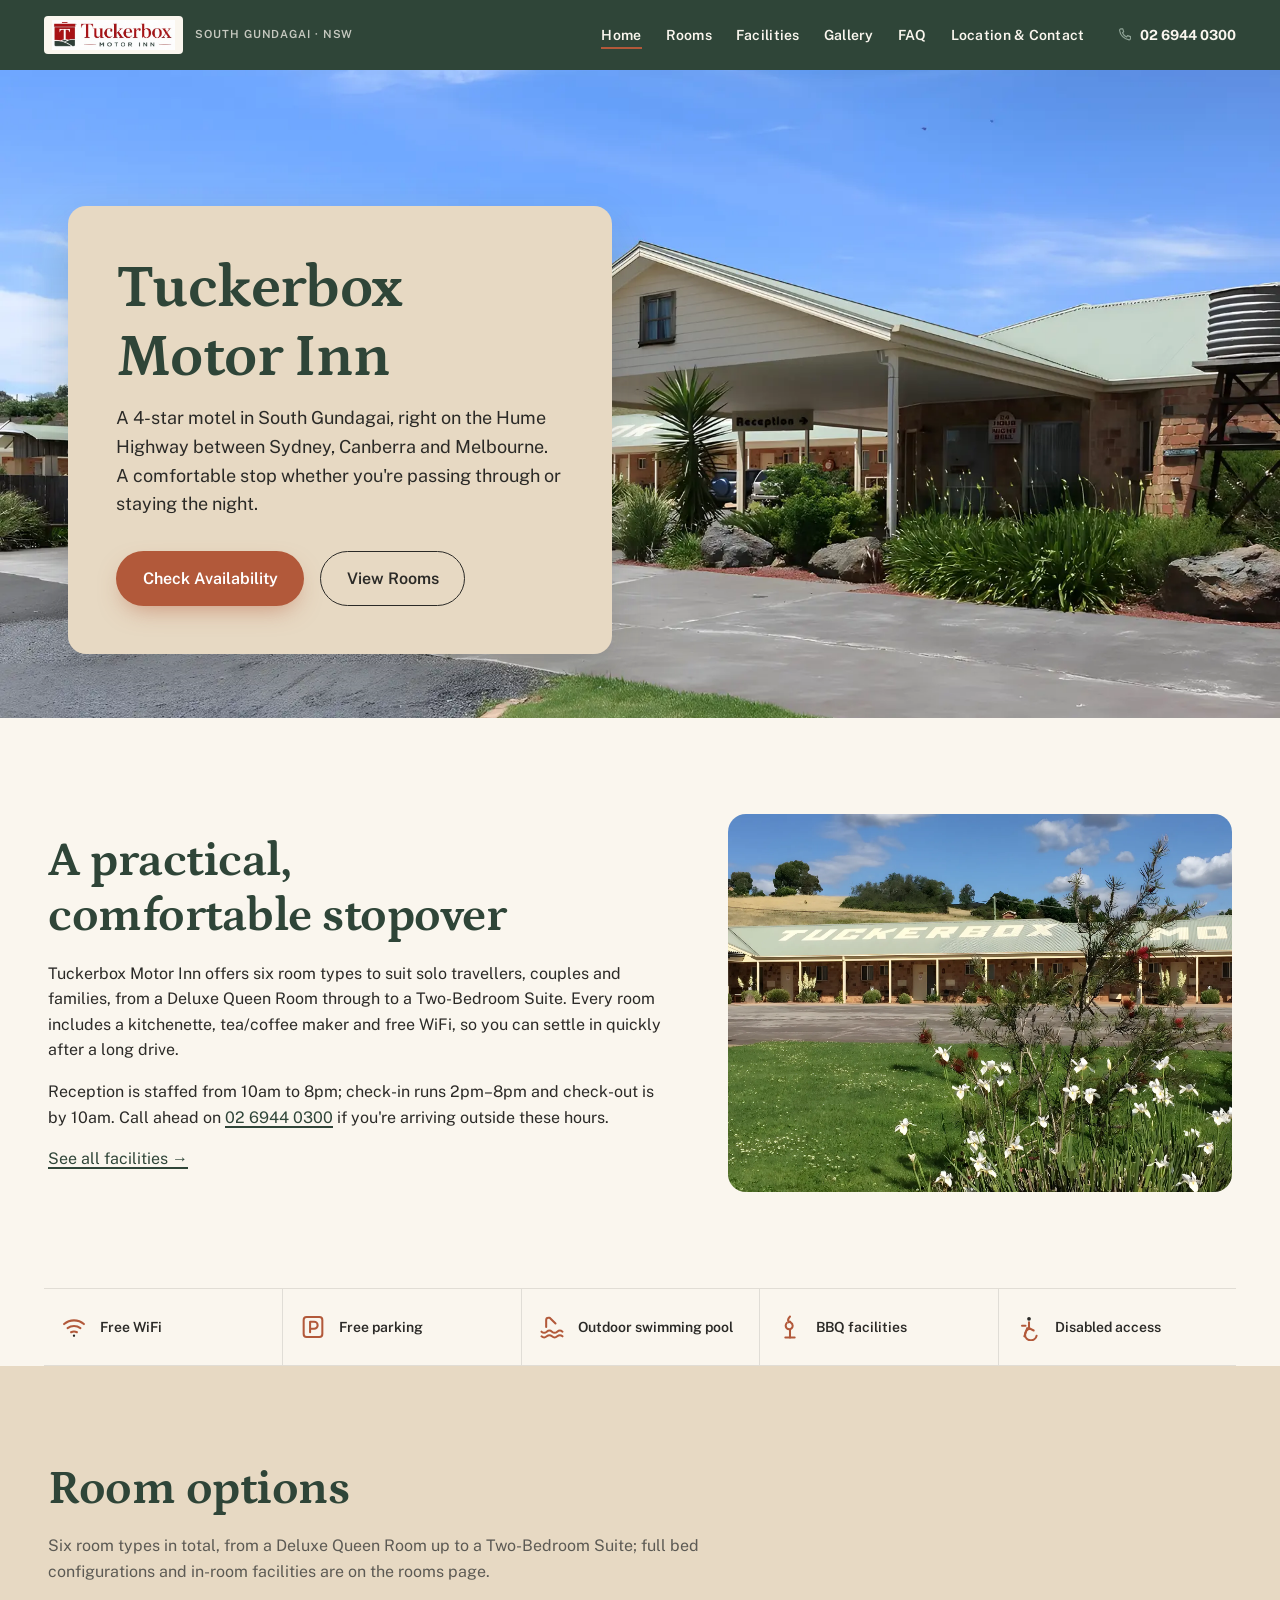
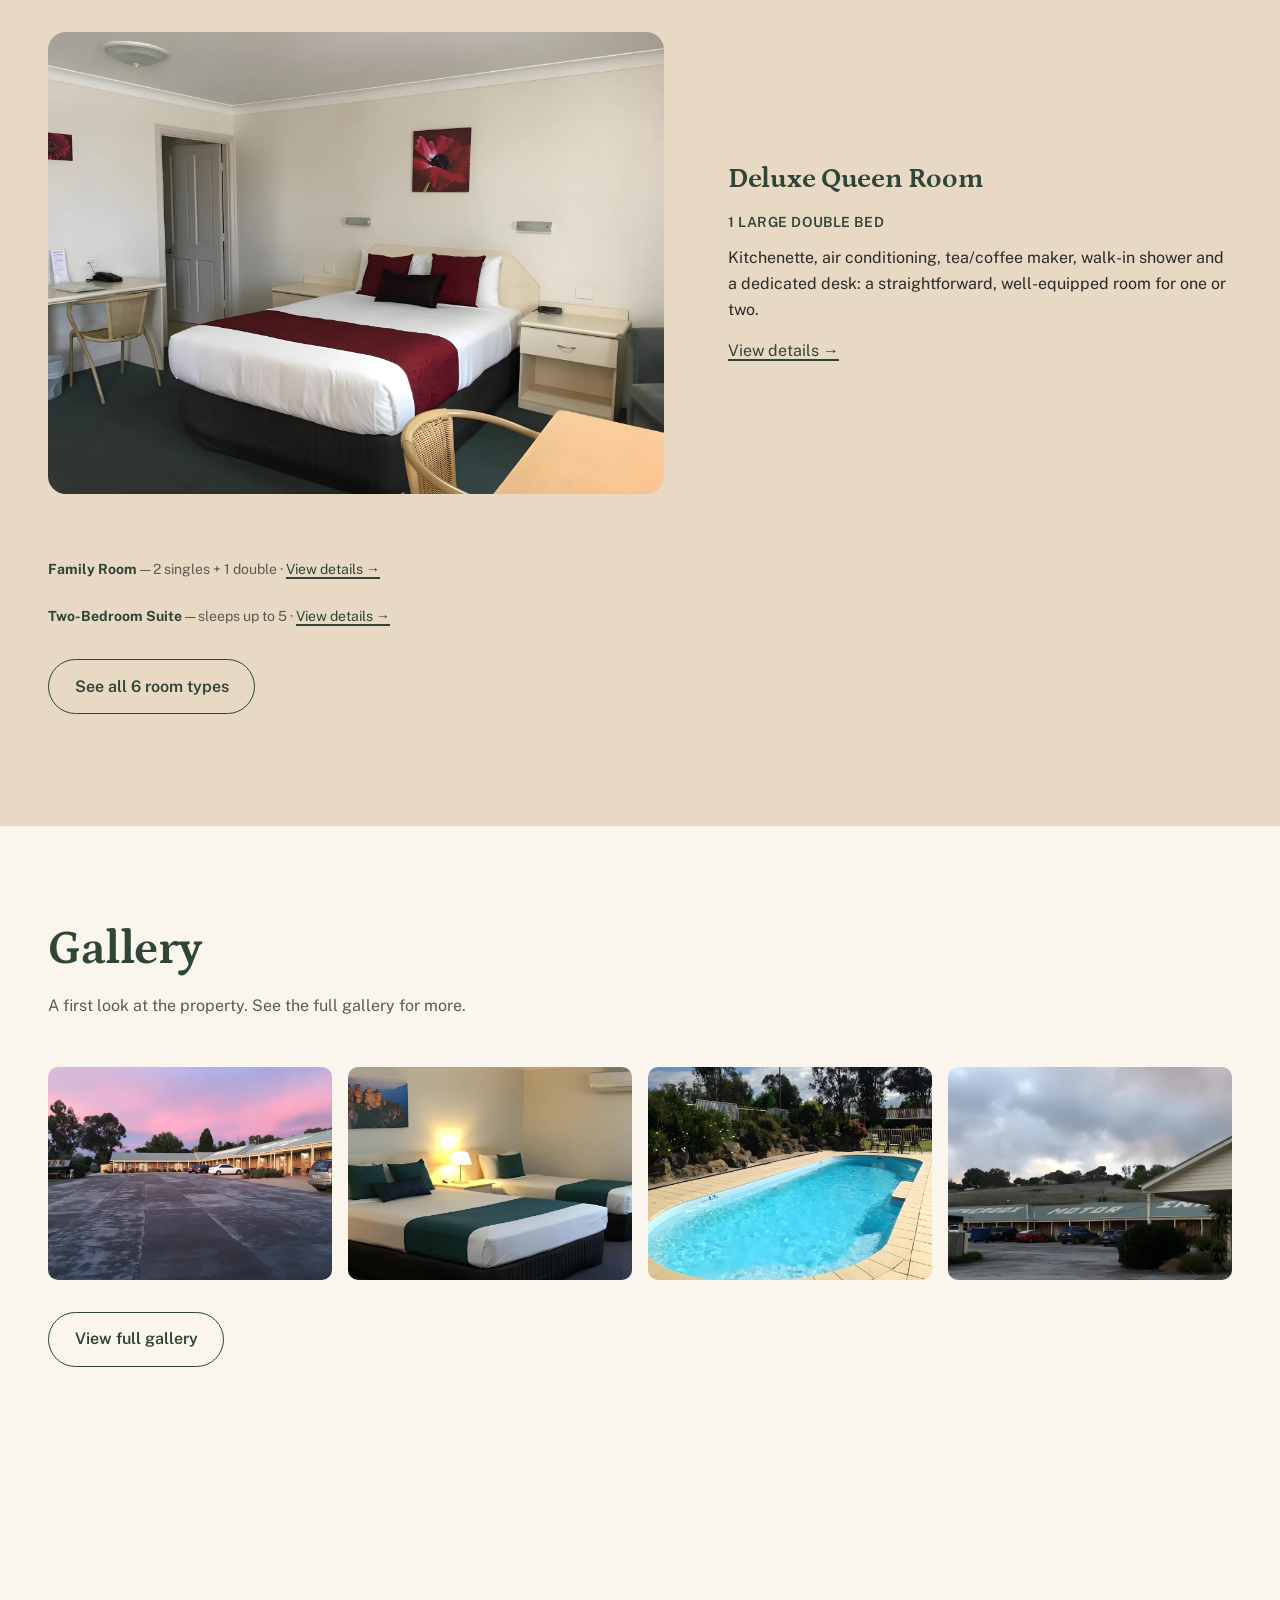
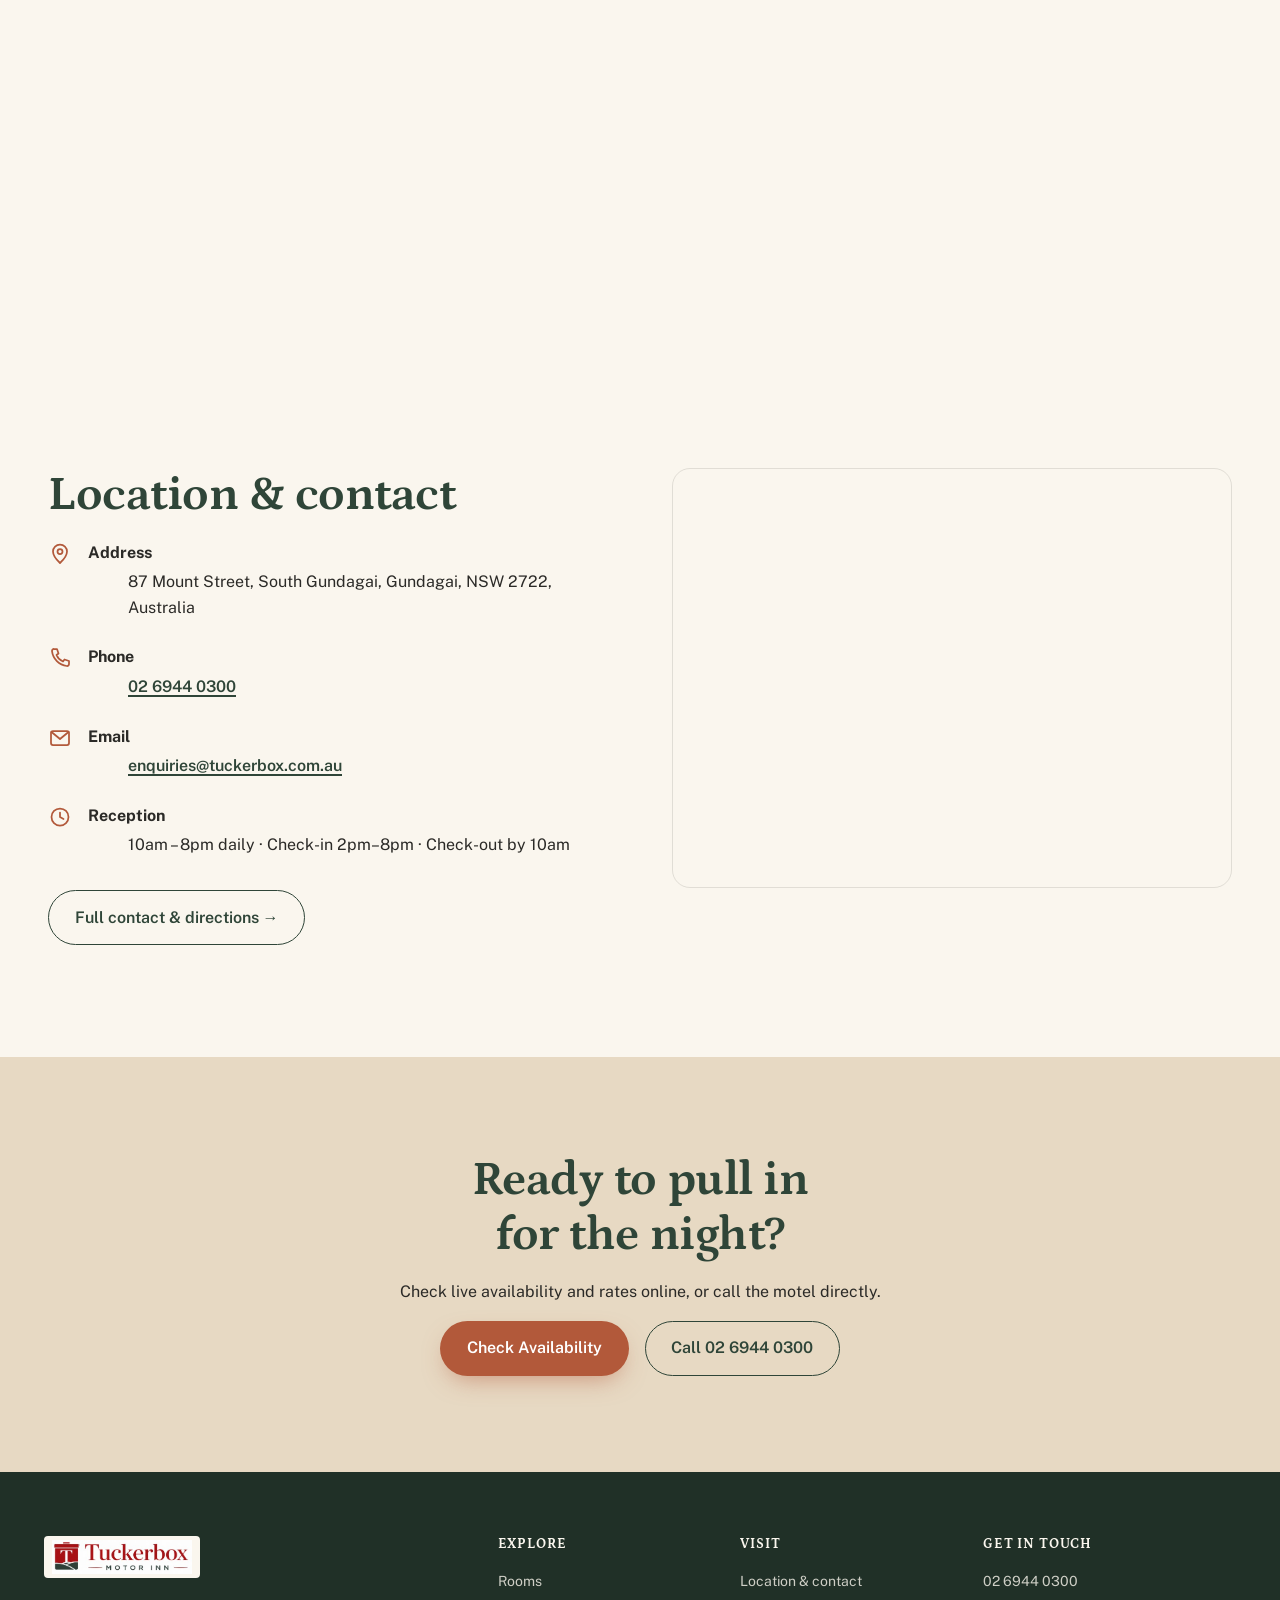
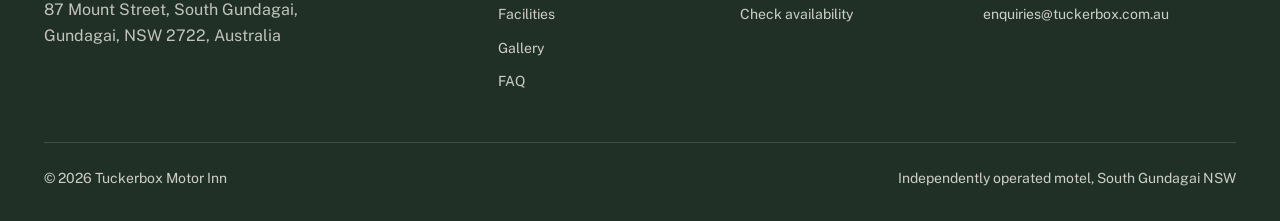
<file: index.html>
<!doctype html>
<html lang="en-AU">
<head>
<meta charset="UTF-8">
<meta name="viewport" content="width=device-width, initial-scale=1">
<title>Tuckerbox Motor Inn | South Gundagai, NSW</title>
<meta name="description" content="Tuckerbox Motor Inn is a 4-star motel in South Gundagai, NSW, on the Hume Highway between Sydney, Canberra and Melbourne. Check availability, view rooms and facilities, or call 02 6944 0300.">
<link rel="preconnect" href="https://fonts.googleapis.com">
<link rel="preconnect" href="https://fonts.gstatic.com" crossorigin>
<link href="https://fonts.googleapis.com/css2?family=Petrona:ital,wght@0,400;0,500;0,600;0,700;1,500&family=Public+Sans:wght@400;500;600;700&display=swap" rel="stylesheet">
<link rel="stylesheet" href="css/tokens.css">
<link rel="stylesheet" href="css/styles.css">
</head>
<body>
<a class="skip-link" href="#main">Skip to content</a>

<svg style="display:none" aria-hidden="true">
<symbol id="icon-menu" viewBox="0 0 24 24" fill="none" stroke-width="1.75" stroke-linecap="round" stroke-linejoin="round"><line x1="4" y1="7" x2="20" y2="7"/><line x1="4" y1="12" x2="20" y2="12"/><line x1="4" y1="17" x2="20" y2="17"/></symbol>
<symbol id="icon-close" viewBox="0 0 24 24" fill="none" stroke-width="1.75" stroke-linecap="round" stroke-linejoin="round"><line x1="5" y1="5" x2="19" y2="19"/><line x1="19" y1="5" x2="5" y2="19"/></symbol>
<symbol id="icon-phone" viewBox="0 0 24 24" fill="none" stroke-width="1.75" stroke-linecap="round" stroke-linejoin="round"><path d="M6 3h3l1.5 4.5-2 1.5a12 12 0 0 0 6.5 6.5l1.5-2L21 15v3a2 2 0 0 1-2.2 2A17 17 0 0 1 4 5.2 2 2 0 0 1 6 3Z"/></symbol>
<symbol id="icon-mail" viewBox="0 0 24 24" fill="none" stroke-width="1.75" stroke-linecap="round" stroke-linejoin="round"><rect x="3" y="5" width="18" height="14" rx="2"/><path d="m3.5 6 8.5 7 8.5-7"/></symbol>
<symbol id="icon-pin" viewBox="0 0 24 24" fill="none" stroke-width="1.75" stroke-linecap="round" stroke-linejoin="round"><path d="M12 21s7-6.5 7-11.5A7 7 0 0 0 5 9.5C5 14.5 12 21 12 21Z"/><circle cx="12" cy="9.5" r="2.5"/></symbol>
<symbol id="icon-clock" viewBox="0 0 24 24" fill="none" stroke-width="1.75" stroke-linecap="round" stroke-linejoin="round"><circle cx="12" cy="12" r="8.5"/><polyline points="12 7.5 12 12 15.5 14"/></symbol>
<symbol id="icon-camera" viewBox="0 0 24 24" fill="none" stroke-width="1.75" stroke-linecap="round" stroke-linejoin="round"><path d="M4 8h3l1.5-2h7L17 8h3a1 1 0 0 1 1 1v9a1 1 0 0 1-1 1H4a1 1 0 0 1-1-1V9a1 1 0 0 1 1-1Z"/><circle cx="12" cy="13.5" r="3.5"/></symbol>
<symbol id="icon-wifi" viewBox="0 0 24 24" fill="none" stroke-width="1.75" stroke-linecap="round" stroke-linejoin="round"><path d="M3.5 9.5a13 13 0 0 1 17 0"/><path d="M6.5 13a9 9 0 0 1 11 0"/><path d="M9.5 16.5a5 5 0 0 1 5 0"/><circle cx="12" cy="19.5" r="1" fill="currentColor" stroke="none"/></symbol>
<symbol id="icon-parking" viewBox="0 0 24 24" fill="none" stroke-width="1.75" stroke-linecap="round" stroke-linejoin="round"><rect x="4" y="3.5" width="16" height="17" rx="2.5"/><path d="M9.5 16.5v-9H13a3 3 0 0 1 0 6H9.5"/></symbol>
<symbol id="icon-pool" viewBox="0 0 24 24" fill="none" stroke-width="1.75" stroke-linecap="round" stroke-linejoin="round"><path d="M3 16c1.5 1.3 3 1.3 4.5 0s3-1.3 4.5 0 3 1.3 4.5 0 3-1.3 4.5 0"/><path d="M3 20c1.5 1.3 3 1.3 4.5 0s3-1.3 4.5 0 3 1.3 4.5 0 3-1.3 4.5 0"/><path d="M7 12V6a2 2 0 0 1 2-2h1l5 5"/></symbol>
<symbol id="icon-bbq" viewBox="0 0 24 24" fill="none" stroke-width="1.75" stroke-linecap="round" stroke-linejoin="round"><path d="M12 3c-1.8 2-2.2 3.6-1 5 .8-1 1.2-1 1.5 0 1 .6 1.8 1.7 1.8 3a3 3 0 1 1-6 0c0-1.2.4-1.8 1-2.5"/><line x1="12" y1="14.5" x2="12" y2="21"/><line x1="8" y1="21" x2="16" y2="21"/></symbol>
<symbol id="icon-accessible" viewBox="0 0 24 24" fill="none" stroke-width="1.75" stroke-linecap="round" stroke-linejoin="round"><circle cx="12" cy="5" r="1.6" fill="currentColor" stroke="none"/><path d="M12 8v5l4 2"/><path d="M9 11H6"/><path d="M10.5 13 8 20"/><path d="M13 13.5a5 5 0 1 0 5.5 6"/></symbol>
</svg>

<header class="site-header">
  <div class="container site-header__bar">
    <a class="logo" href="index.html"><span class="logo__mark"><img src="assets/brand/tuckerbox-logo.jpg" alt="Tuckerbox Motor Inn" width="399" height="97"></span><small>South Gundagai &middot; NSW</small></a>
    <nav class="nav" aria-label="Primary">
      <ul class="nav__links">
        <li><a href="index.html" aria-current="page">Home</a></li>
        <li><a href="accommodation.html">Rooms</a></li>
        <li><a href="facilities.html">Facilities</a></li>
        <li><a href="gallery.html">Gallery</a></li>
        <li><a href="faq.html">FAQ</a></li>
        <li><a href="contact.html">Location &amp; Contact</a></li>
      </ul>
      <a class="nav__phone" href="tel:0269440300" aria-label="Call 02 6944 0300"><svg><use href="#icon-phone"></use></svg> <span class="nav__phone-text">02 6944 0300</span></a>
      <button class="nav-toggle" type="button" aria-label="Open menu" aria-expanded="false">
        <svg><use href="#icon-menu"></use></svg>
      </button>
    </nav>
  </div>
</header>

<main id="main">

  <section class="hero">
    <div class="hero__media">
      <img class="photo photo--fill" src="assets/photos/exterior-reception.webp" alt="Tuckerbox Motor Inn exterior, reception entrance and covered carport" width="1920" height="1112" loading="eager" fetchpriority="high">
    </div>
    <div class="container">
      <div class="hero__panel">
        <h1>Tuckerbox Motor Inn</h1>
        <p class="lead">A 4-star motel in South Gundagai, right on the Hume Highway between Sydney, Canberra and Melbourne. A comfortable stop whether you're passing through or staying the night.</p>
        <div class="hero__actions">
          <a class="btn btn--primary" href="https://bookings247.com.au/booking2/booknow.php?property_id=3658" target="_blank" rel="noopener">Check Availability</a>
          <a class="btn btn--outline" href="accommodation.html">View Rooms</a>
        </div>
      </div>
    </div>
  </section>

  <section class="section reveal">
    <div class="container split">
      <div>
        <h2>A practical, comfortable stopover</h2>
        <p>Tuckerbox Motor Inn offers six room types to suit solo travellers, couples and families, from a Deluxe Queen Room through to a Two-Bedroom Suite. Every room includes a kitchenette, tea/coffee maker and free WiFi, so you can settle in quickly after a long drive.</p>
        <p>Reception is staffed from 10am to 8pm; check-in runs 2pm–8pm and check-out is by 10am. Call ahead on <a href="tel:0269440300">02 6944 0300</a> if you're arriving outside these hours.</p>
        <a class="btn--ghost" href="facilities.html">See all facilities →</a>
      </div>
      <div class="split__media">
        <img class="photo photo--ratio-4-3" style="border-radius:var(--radius-lg)" src="assets/photos/exterior-signage.webp" alt="Tuckerbox Motor Inn signage on the motel roof, with native garden in the foreground" width="1920" height="1440" loading="lazy">
      </div>
    </div>
  </section>

  <div class="container">
    <div class="facts-strip reveal">
      <div class="facts-strip__item"><svg width="28" height="28"><use href="#icon-wifi"></use></svg><span>Free WiFi</span></div>
      <div class="facts-strip__item"><svg width="28" height="28"><use href="#icon-parking"></use></svg><span>Free parking</span></div>
      <div class="facts-strip__item"><svg width="28" height="28"><use href="#icon-pool"></use></svg><span>Outdoor swimming pool</span></div>
      <div class="facts-strip__item"><svg width="28" height="28"><use href="#icon-bbq"></use></svg><span>BBQ facilities</span></div>
      <div class="facts-strip__item"><svg width="28" height="28"><use href="#icon-accessible"></use></svg><span>Disabled access</span></div>
    </div>
  </div>

  <section class="section section--sandstone reveal">
    <div class="container">
      <div class="section-head">
        <h2>Room options</h2>
        <p>Six room types in total, from a Deluxe Queen Room up to a Two-Bedroom Suite; full bed configurations and in-room facilities are on the rooms page.</p>
      </div>
      <div class="split">
        <div class="split__media">
          <img class="photo photo--ratio-4-3" style="border-radius:var(--radius-lg)" src="assets/photos/room-deluxe-queen.webp" alt="Deluxe Queen Room at Tuckerbox Motor Inn, with a double bed and work desk" width="1920" height="1440" loading="lazy">
        </div>
        <div>
          <h3>Deluxe Queen Room</h3>
          <p class="room-row__beds">1 large double bed</p>
          <p>Kitchenette, air conditioning, tea/coffee maker, walk-in shower and a dedicated desk: a straightforward, well-equipped room for one or two.</p>
          <a class="btn--ghost" href="accommodation.html#deluxe-queen-room">View details →</a>
        </div>
      </div>
      <ul class="tag-list" style="margin-top:var(--space-8);gap:var(--space-5);font-size:var(--fs-base)">
        <li style="background:transparent;border:none;padding:0">
          <strong style="color:var(--color-forest)">Family Room</strong> — 2 singles + 1 double ·
          <a class="btn--ghost" href="accommodation.html#family-room">View details →</a>
        </li>
      </ul>
      <ul class="tag-list" style="gap:var(--space-5);font-size:var(--fs-base)">
        <li style="background:transparent;border:none;padding:0">
          <strong style="color:var(--color-forest)">Two-Bedroom Suite</strong> — sleeps up to 5 ·
          <a class="btn--ghost" href="accommodation.html#two-bedroom-suite">View details →</a>
        </li>
      </ul>
      <p style="margin-top:var(--space-6)"><a class="btn btn--outline" href="accommodation.html">See all 6 room types</a></p>
    </div>
  </section>

  <section class="section reveal">
    <div class="container">
      <div class="section-head">
        <h2>Gallery</h2>
        <p>A first look at the property. See the full gallery for more.</p>
      </div>
      <div class="gallery-grid">
        <a href="gallery.html"><img class="photo" style="aspect-ratio:4/3;border-radius:var(--radius-md)" src="assets/photos/exterior-twilight.webp" alt="Tuckerbox Motor Inn at dusk" width="1920" height="1440" loading="lazy"></a>
        <a href="gallery.html"><img class="photo" style="aspect-ratio:4/3;border-radius:var(--radius-md)" src="assets/photos/room-twin.webp" alt="Twin Room at Tuckerbox Motor Inn" width="1920" height="1920" loading="lazy"></a>
        <a href="gallery.html"><img class="photo" style="aspect-ratio:4/3;border-radius:var(--radius-md)" src="assets/photos/pool.webp" alt="Outdoor swimming pool at Tuckerbox Motor Inn" width="1920" height="1440" loading="lazy"></a>
        <a href="gallery.html"><img class="photo" style="aspect-ratio:4/3;border-radius:var(--radius-md)" src="assets/photos/exterior-grounds.webp" alt="Tuckerbox Motor Inn grounds and car park" width="1920" height="1056" loading="lazy"></a>
      </div>
      <p style="margin-top:var(--space-6)"><a class="btn btn--outline" href="gallery.html">View full gallery</a></p>
    </div>
  </section>

  <section class="section section--forest reveal">
    <div class="container">
      <div class="section-head">
        <h2>What guests say</h2>
        <p>We don't publish review quotes we can't verify. Read genuine, independently hosted guest reviews directly on these platforms.</p>
      </div>
      <div class="review-links">
        <a class="review-link" href="https://www.google.com/search?q=Tuckerbox+Motor+Inn+Gundagai+reviews" target="_blank" rel="noopener">
          <strong>Google Reviews</strong>
          <span>Read verified guest reviews on Google →</span>
        </a>
        <a class="review-link" href="https://www.tripadvisor.com/Search?q=Tuckerbox%20Motor%20Inn%20Gundagai" target="_blank" rel="noopener">
          <strong>Tripadvisor</strong>
          <span>Browse traveller reviews on Tripadvisor →</span>
        </a>
      </div>
    </div>
  </section>

  <section class="section reveal">
    <div class="container contact-grid">
      <div>
        <h2>Location &amp; contact</h2>
        <ul class="contact-list">
          <li>
            <svg width="24" height="24"><use href="#icon-pin"></use></svg>
            <div><dt>Address</dt><dd>87 Mount Street, South Gundagai, Gundagai, NSW 2722, Australia</dd></div>
          </li>
          <li>
            <svg width="24" height="24"><use href="#icon-phone"></use></svg>
            <div><dt>Phone</dt><dd><a href="tel:0269440300">02 6944 0300</a></dd></div>
          </li>
          <li>
            <svg width="24" height="24"><use href="#icon-mail"></use></svg>
            <div><dt>Email</dt><dd><a href="mailto:enquiries@tuckerbox.com.au">enquiries@tuckerbox.com.au</a></dd></div>
          </li>
          <li>
            <svg width="24" height="24"><use href="#icon-clock"></use></svg>
            <div><dt>Reception</dt><dd>10am – 8pm daily · Check-in 2pm–8pm · Check-out by 10am</dd></div>
          </li>
        </ul>
        <p style="margin-top:var(--space-6)"><a class="btn btn--outline" href="contact.html">Full contact &amp; directions →</a></p>
      </div>
      <div class="map-frame">
        <iframe
          title="Map showing Tuckerbox Motor Inn, 87 Mount Street, South Gundagai"
          src="https://www.google.com/maps?q=Tuckerbox+Motor+Inn,87+Mount+Street,South+Gundagai+NSW+2722&output=embed"
          loading="lazy"
          referrerpolicy="no-referrer-when-downgrade">
        </iframe>
      </div>
    </div>
  </section>

  <section class="section section--sandstone">
    <div class="container center-cta">
      <h2>Ready to pull in for the night?</h2>
      <p>Check live availability and rates online, or call the motel directly.</p>
      <div class="hero__actions" style="justify-content:center">
        <a class="btn btn--primary" href="https://bookings247.com.au/booking2/booknow.php?property_id=3658" target="_blank" rel="noopener">Check Availability</a>
        <a class="btn btn--outline" href="tel:0269440300">Call 02 6944 0300</a>
      </div>
    </div>
  </section>

</main>

<footer class="site-footer">
  <div class="container">
    <div class="footer-grid">
      <div>
        <a class="logo" href="index.html"><span class="logo__mark"><img src="assets/brand/tuckerbox-logo.jpg" alt="Tuckerbox Motor Inn" width="399" height="97"></span></a>
        <p style="margin-top:var(--space-4);max-width:32ch;color:rgba(250,246,238,0.75)">87 Mount Street, South Gundagai, Gundagai, NSW 2722, Australia</p>
      </div>
      <div>
        <h4>Explore</h4>
        <ul>
          <li><a href="accommodation.html">Rooms</a></li>
          <li><a href="facilities.html">Facilities</a></li>
          <li><a href="gallery.html">Gallery</a></li>
        <li><a href="faq.html">FAQ</a></li>
        </ul>
      </div>
      <div>
        <h4>Visit</h4>
        <ul>
          <li><a href="contact.html">Location &amp; contact</a></li>
          <li><a href="https://bookings247.com.au/booking2/booknow.php?property_id=3658" target="_blank" rel="noopener">Check availability</a></li>
        </ul>
      </div>
      <div>
        <h4>Get in touch</h4>
        <ul>
          <li><a href="tel:0269440300">02 6944 0300</a></li>
          <li><a href="mailto:enquiries@tuckerbox.com.au">enquiries@tuckerbox.com.au</a></li>
        </ul>
      </div>
    </div>
    <div class="footer-bottom">
      <span>© <span id="year"></span> Tuckerbox Motor Inn</span>
      <span>Independently operated motel, South Gundagai NSW</span>
    </div>
  </div>
</footer>

<script>document.getElementById("year").textContent = new Date().getFullYear();</script>
<script src="js/main.js"></script>
</body>
</html>
</file>
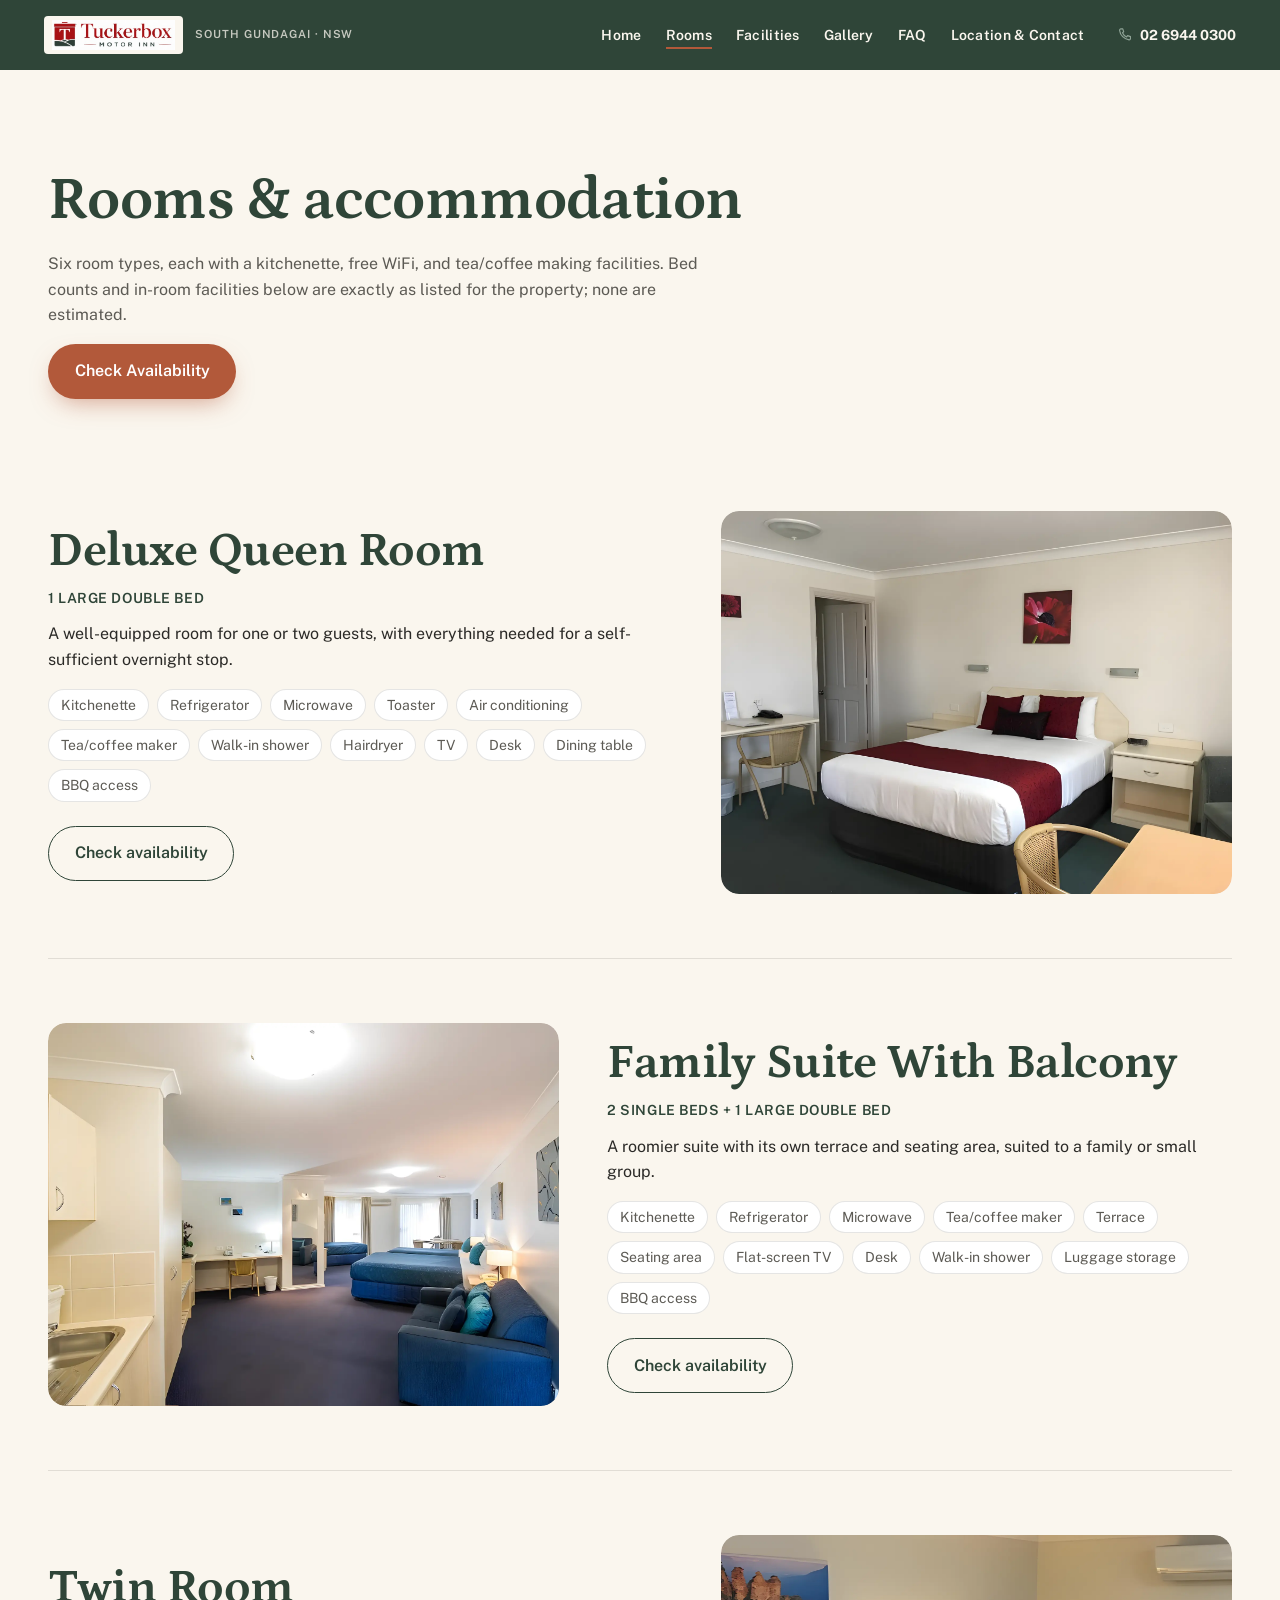
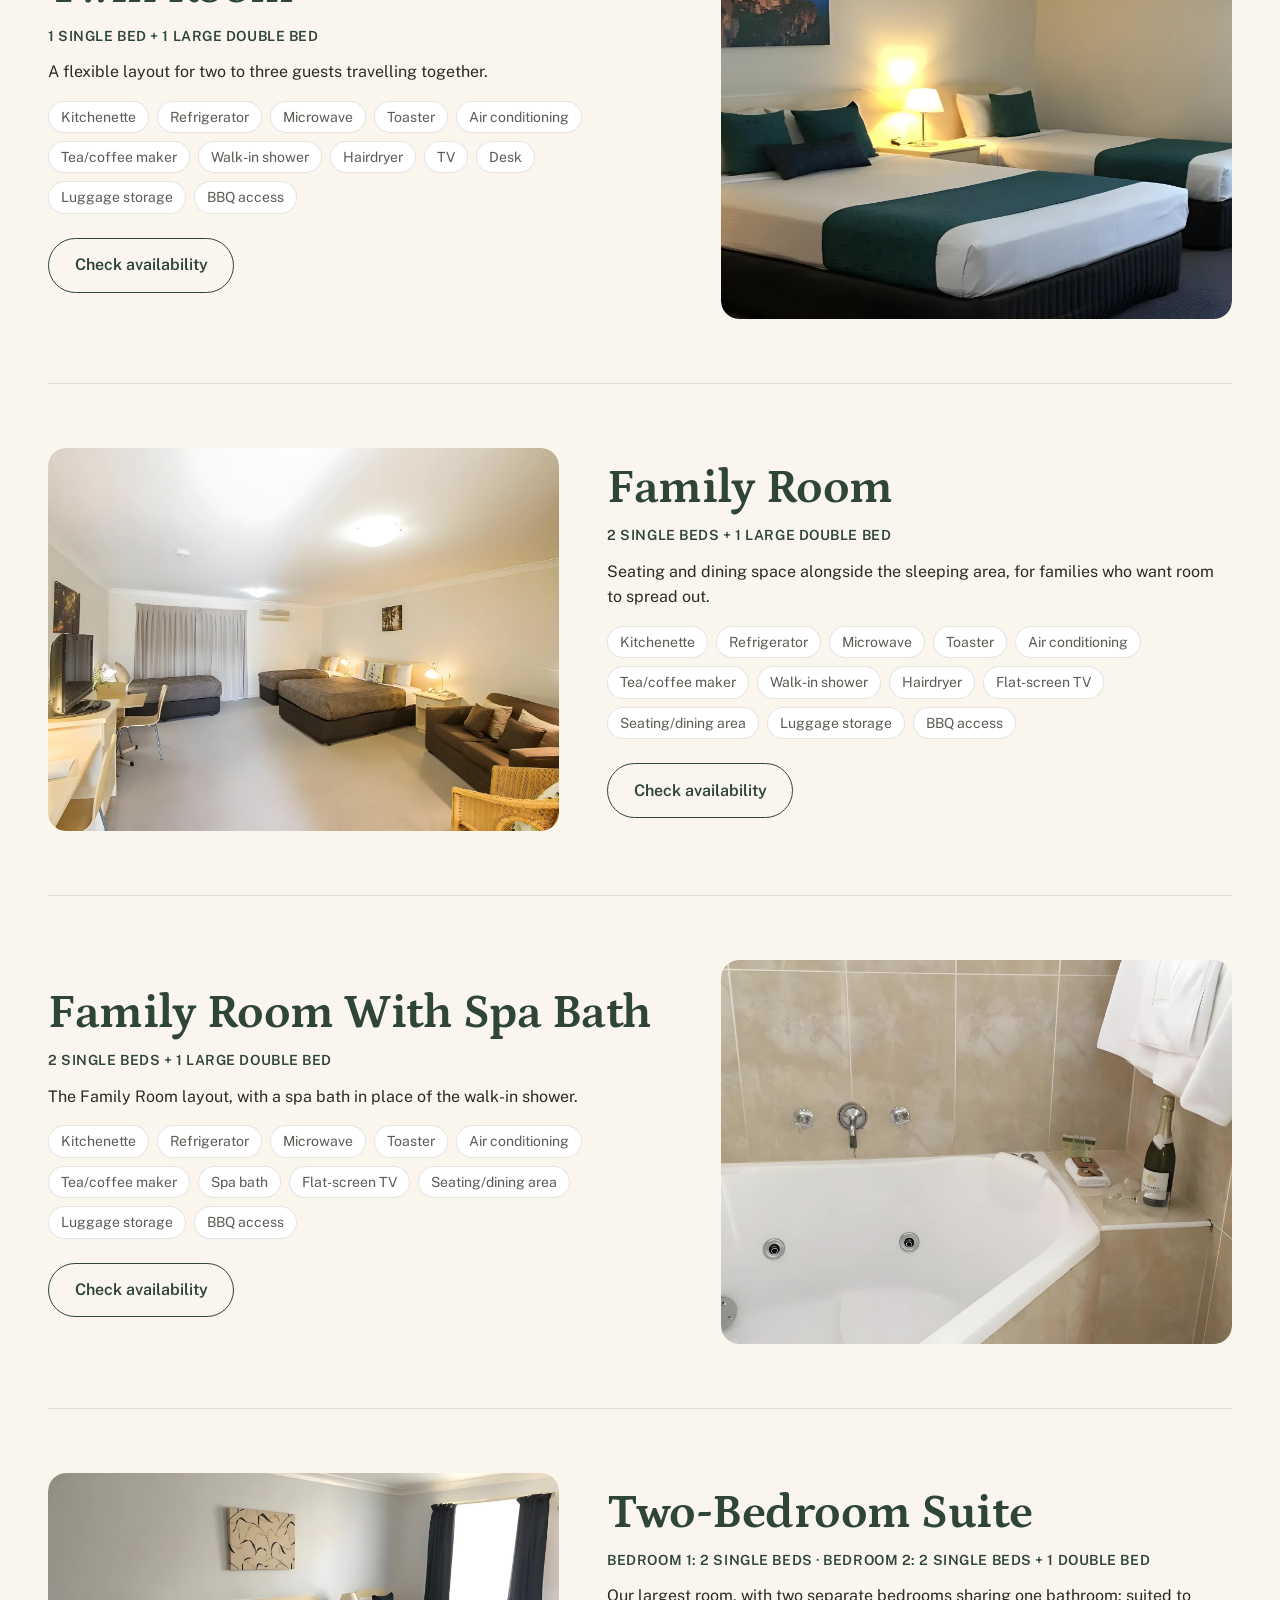
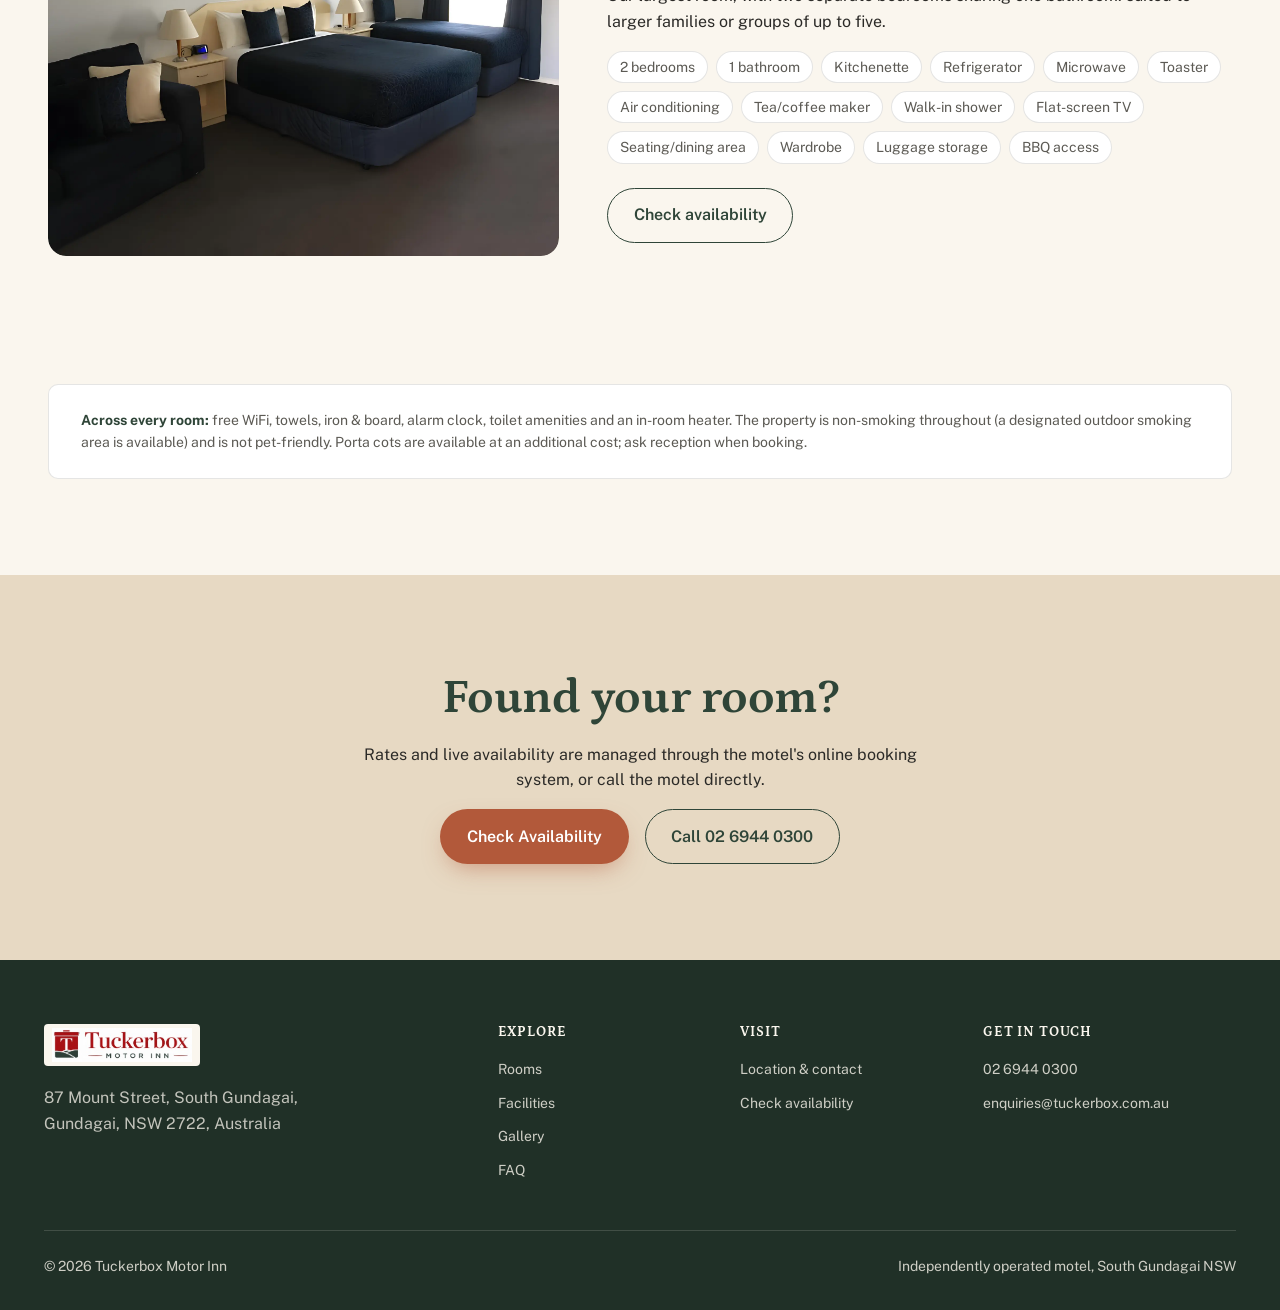
<file: accommodation.html>
<!doctype html>
<html lang="en-AU">
<head>
<meta charset="UTF-8">
<meta name="viewport" content="width=device-width, initial-scale=1">
<title>Rooms &amp; Accommodation | Tuckerbox Motor Inn</title>
<meta name="description" content="Six room types at Tuckerbox Motor Inn, South Gundagai: Deluxe Queen Room, Family Suite With Balcony, Twin Room, Family Room, Family Room With Spa Bath, and Two-Bedroom Suite.">
<link rel="preconnect" href="https://fonts.googleapis.com">
<link rel="preconnect" href="https://fonts.gstatic.com" crossorigin>
<link href="https://fonts.googleapis.com/css2?family=Petrona:ital,wght@0,400;0,500;0,600;0,700;1,500&family=Public+Sans:wght@400;500;600;700&display=swap" rel="stylesheet">
<link rel="stylesheet" href="css/tokens.css">
<link rel="stylesheet" href="css/styles.css">
</head>
<body>
<a class="skip-link" href="#main">Skip to content</a>

<svg style="display:none" aria-hidden="true">
<symbol id="icon-menu" viewBox="0 0 24 24" fill="none" stroke-width="1.75" stroke-linecap="round" stroke-linejoin="round"><line x1="4" y1="7" x2="20" y2="7"/><line x1="4" y1="12" x2="20" y2="12"/><line x1="4" y1="17" x2="20" y2="17"/></symbol>
<symbol id="icon-phone" viewBox="0 0 24 24" fill="none" stroke-width="1.75" stroke-linecap="round" stroke-linejoin="round"><path d="M6 3h3l1.5 4.5-2 1.5a12 12 0 0 0 6.5 6.5l1.5-2L21 15v3a2 2 0 0 1-2.2 2A17 17 0 0 1 4 5.2 2 2 0 0 1 6 3Z"/></symbol>
<symbol id="icon-camera" viewBox="0 0 24 24" fill="none" stroke-width="1.75" stroke-linecap="round" stroke-linejoin="round"><path d="M4 8h3l1.5-2h7L17 8h3a1 1 0 0 1 1 1v9a1 1 0 0 1-1 1H4a1 1 0 0 1-1-1V9a1 1 0 0 1 1-1Z"/><circle cx="12" cy="13.5" r="3.5"/></symbol>
</svg>

<header class="site-header">
  <div class="container site-header__bar">
    <a class="logo" href="index.html"><span class="logo__mark"><img src="assets/brand/tuckerbox-logo.jpg" alt="Tuckerbox Motor Inn" width="399" height="97"></span><small>South Gundagai &middot; NSW</small></a>
    <nav class="nav" aria-label="Primary">
      <ul class="nav__links">
        <li><a href="index.html">Home</a></li>
        <li><a href="accommodation.html" aria-current="page">Rooms</a></li>
        <li><a href="facilities.html">Facilities</a></li>
        <li><a href="gallery.html">Gallery</a></li>
        <li><a href="faq.html">FAQ</a></li>
        <li><a href="contact.html">Location &amp; Contact</a></li>
      </ul>
      <a class="nav__phone" href="tel:0269440300" aria-label="Call 02 6944 0300"><svg><use href="#icon-phone"></use></svg> <span class="nav__phone-text">02 6944 0300</span></a>
      <button class="nav-toggle" type="button" aria-label="Open menu" aria-expanded="false">
        <svg><use href="#icon-menu"></use></svg>
      </button>
    </nav>
  </div>
</header>

<main id="main">

  <section class="section">
    <div class="container">
      <div class="section-head">
        <h1>Rooms &amp; accommodation</h1>
        <p>Six room types, each with a kitchenette, free WiFi, and tea/coffee making facilities. Bed counts and in-room facilities below are exactly as listed for the property; none are estimated.</p>
        <a class="btn btn--primary" href="https://bookings247.com.au/booking2/booknow.php?property_id=3658" target="_blank" rel="noopener">Check Availability</a>
      </div>

      <article class="room-row" id="deluxe-queen-room">
        <div class="room-row__media">
          <img class="photo photo--ratio-4-3" style="border-radius:var(--radius-lg)" src="assets/photos/room-deluxe-queen.webp" alt="Deluxe Queen Room at Tuckerbox Motor Inn, with a double bed and work desk" width="1920" height="1440" loading="lazy">
        </div>
        <div>
          <h2 class="room-row__name">Deluxe Queen Room</h2>
          <p class="room-row__beds">1 large double bed</p>
          <p>A well-equipped room for one or two guests, with everything needed for a self-sufficient overnight stop.</p>
          <ul class="tag-list">
            <li>Kitchenette</li><li>Refrigerator</li><li>Microwave</li><li>Toaster</li>
            <li>Air conditioning</li><li>Tea/coffee maker</li><li>Walk-in shower</li>
            <li>Hairdryer</li><li>TV</li><li>Desk</li><li>Dining table</li><li>BBQ access</li>
          </ul>
          <a class="btn btn--outline" href="https://bookings247.com.au/booking2/bookroom.php?property_id=3658&roomid=9501" target="_blank" rel="noopener">Check availability</a>
        </div>
      </article>

      <article class="room-row" id="family-suite-with-balcony">
        <div class="room-row__media">
          <img class="photo photo--ratio-4-3" style="border-radius:var(--radius-lg)" src="assets/photos/room-family-suite-balcony.webp" alt="Family Suite With Balcony at Tuckerbox Motor Inn, with seating area and kitchenette" width="1920" height="1273" loading="lazy">
        </div>
        <div>
          <h2 class="room-row__name">Family Suite With Balcony</h2>
          <p class="room-row__beds">2 single beds + 1 large double bed</p>
          <p>A roomier suite with its own terrace and seating area, suited to a family or small group.</p>
          <ul class="tag-list">
            <li>Kitchenette</li><li>Refrigerator</li><li>Microwave</li><li>Tea/coffee maker</li>
            <li>Terrace</li><li>Seating area</li><li>Flat-screen TV</li><li>Desk</li>
            <li>Walk-in shower</li><li>Luggage storage</li><li>BBQ access</li>
          </ul>
          <a class="btn btn--outline" href="https://bookings247.com.au/booking2/bookroom.php?property_id=3658&roomid=9502" target="_blank" rel="noopener">Check availability</a>
        </div>
      </article>

      <article class="room-row" id="twin-room">
        <div class="room-row__media">
          <img class="photo photo--ratio-4-3" style="border-radius:var(--radius-lg)" src="assets/photos/room-twin.webp" alt="Twin Room at Tuckerbox Motor Inn, with two beds" width="1920" height="1920" loading="lazy">
        </div>
        <div>
          <h2 class="room-row__name">Twin Room</h2>
          <p class="room-row__beds">1 single bed + 1 large double bed</p>
          <p>A flexible layout for two to three guests travelling together.</p>
          <ul class="tag-list">
            <li>Kitchenette</li><li>Refrigerator</li><li>Microwave</li><li>Toaster</li>
            <li>Air conditioning</li><li>Tea/coffee maker</li><li>Walk-in shower</li>
            <li>Hairdryer</li><li>TV</li><li>Desk</li><li>Luggage storage</li><li>BBQ access</li>
          </ul>
          <a class="btn btn--outline" href="https://bookings247.com.au/booking2/bookroom.php?property_id=3658&roomid=9503" target="_blank" rel="noopener">Check availability</a>
        </div>
      </article>

      <article class="room-row" id="family-room">
        <div class="room-row__media">
          <img class="photo photo--ratio-4-3" style="border-radius:var(--radius-lg)" src="assets/photos/room-family.webp" alt="Family Room at Tuckerbox Motor Inn, with multiple beds and a sofa" width="1920" height="1273" loading="lazy">
        </div>
        <div>
          <h2 class="room-row__name">Family Room</h2>
          <p class="room-row__beds">2 single beds + 1 large double bed</p>
          <p>Seating and dining space alongside the sleeping area, for families who want room to spread out.</p>
          <ul class="tag-list">
            <li>Kitchenette</li><li>Refrigerator</li><li>Microwave</li><li>Toaster</li>
            <li>Air conditioning</li><li>Tea/coffee maker</li><li>Walk-in shower</li>
            <li>Hairdryer</li><li>Flat-screen TV</li><li>Seating/dining area</li>
            <li>Luggage storage</li><li>BBQ access</li>
          </ul>
          <a class="btn btn--outline" href="https://bookings247.com.au/booking2/bookroom.php?property_id=3658&roomid=9504" target="_blank" rel="noopener">Check availability</a>
        </div>
      </article>

      <article class="room-row" id="family-room-with-spa-bath">
        <div class="room-row__media">
          <img class="photo photo--ratio-4-3" style="border-radius:var(--radius-lg)" src="assets/photos/room-family-spa-bath.webp" alt="Spa bath in the Family Room With Spa Bath at Tuckerbox Motor Inn" width="1920" height="1440" loading="lazy">
        </div>
        <div>
          <h2 class="room-row__name">Family Room With Spa Bath</h2>
          <p class="room-row__beds">2 single beds + 1 large double bed</p>
          <p>The Family Room layout, with a spa bath in place of the walk-in shower.</p>
          <ul class="tag-list">
            <li>Kitchenette</li><li>Refrigerator</li><li>Microwave</li><li>Toaster</li>
            <li>Air conditioning</li><li>Tea/coffee maker</li><li>Spa bath</li>
            <li>Flat-screen TV</li><li>Seating/dining area</li><li>Luggage storage</li><li>BBQ access</li>
          </ul>
          <a class="btn btn--outline" href="https://bookings247.com.au/booking2/bookroom.php?property_id=3658&roomid=9505" target="_blank" rel="noopener">Check availability</a>
        </div>
      </article>

      <article class="room-row" id="two-bedroom-suite">
        <div class="room-row__media">
          <img class="photo photo--ratio-4-3" style="border-radius:var(--radius-lg)" src="assets/photos/room-two-bedroom-suite.webp" alt="Bedroom in the Two-Bedroom Suite at Tuckerbox Motor Inn" width="1920" height="1440" loading="lazy">
        </div>
        <div>
          <h2 class="room-row__name">Two-Bedroom Suite</h2>
          <p class="room-row__beds">Bedroom 1: 2 single beds · Bedroom 2: 2 single beds + 1 double bed</p>
          <p>Our largest room, with two separate bedrooms sharing one bathroom: suited to larger families or groups of up to five.</p>
          <ul class="tag-list">
            <li>2 bedrooms</li><li>1 bathroom</li><li>Kitchenette</li><li>Refrigerator</li>
            <li>Microwave</li><li>Toaster</li><li>Air conditioning</li><li>Tea/coffee maker</li>
            <li>Walk-in shower</li><li>Flat-screen TV</li><li>Seating/dining area</li>
            <li>Wardrobe</li><li>Luggage storage</li><li>BBQ access</li>
          </ul>
          <a class="btn btn--outline" href="https://bookings247.com.au/booking2/bookroom.php?property_id=3658&roomid=9506" target="_blank" rel="noopener">Check availability</a>
        </div>
      </article>

      <div class="facility-note" style="margin-top:var(--space-8)">
        <strong>Across every room:</strong> free WiFi, towels, iron &amp; board, alarm clock, toilet amenities and an in-room heater. The property is non-smoking throughout (a designated outdoor smoking area is available) and is not pet-friendly. Porta cots are available at an additional cost; ask reception when booking.
      </div>
    </div>
  </section>

  <section class="section section--sandstone">
    <div class="container center-cta">
      <h2>Found your room?</h2>
      <p>Rates and live availability are managed through the motel's online booking system, or call the motel directly.</p>
      <div class="hero__actions" style="justify-content:center">
        <a class="btn btn--primary" href="https://bookings247.com.au/booking2/booknow.php?property_id=3658" target="_blank" rel="noopener">Check Availability</a>
        <a class="btn btn--outline" href="tel:0269440300">Call 02 6944 0300</a>
      </div>
    </div>
  </section>

</main>

<footer class="site-footer">
  <div class="container">
    <div class="footer-grid">
      <div>
        <a class="logo" href="index.html"><span class="logo__mark"><img src="assets/brand/tuckerbox-logo.jpg" alt="Tuckerbox Motor Inn" width="399" height="97"></span></a>
        <p style="margin-top:var(--space-4);max-width:32ch;color:rgba(250,246,238,0.75)">87 Mount Street, South Gundagai, Gundagai, NSW 2722, Australia</p>
      </div>
      <div>
        <h4>Explore</h4>
        <ul>
          <li><a href="accommodation.html">Rooms</a></li>
          <li><a href="facilities.html">Facilities</a></li>
          <li><a href="gallery.html">Gallery</a></li>
        <li><a href="faq.html">FAQ</a></li>
        </ul>
      </div>
      <div>
        <h4>Visit</h4>
        <ul>
          <li><a href="contact.html">Location &amp; contact</a></li>
          <li><a href="https://bookings247.com.au/booking2/booknow.php?property_id=3658" target="_blank" rel="noopener">Check availability</a></li>
        </ul>
      </div>
      <div>
        <h4>Get in touch</h4>
        <ul>
          <li><a href="tel:0269440300">02 6944 0300</a></li>
          <li><a href="mailto:enquiries@tuckerbox.com.au">enquiries@tuckerbox.com.au</a></li>
        </ul>
      </div>
    </div>
    <div class="footer-bottom">
      <span>© <span id="year"></span> Tuckerbox Motor Inn</span>
      <span>Independently operated motel, South Gundagai NSW</span>
    </div>
  </div>
</footer>

<script>document.getElementById("year").textContent = new Date().getFullYear();</script>
<script src="js/main.js"></script>
</body>
</html>
</file>
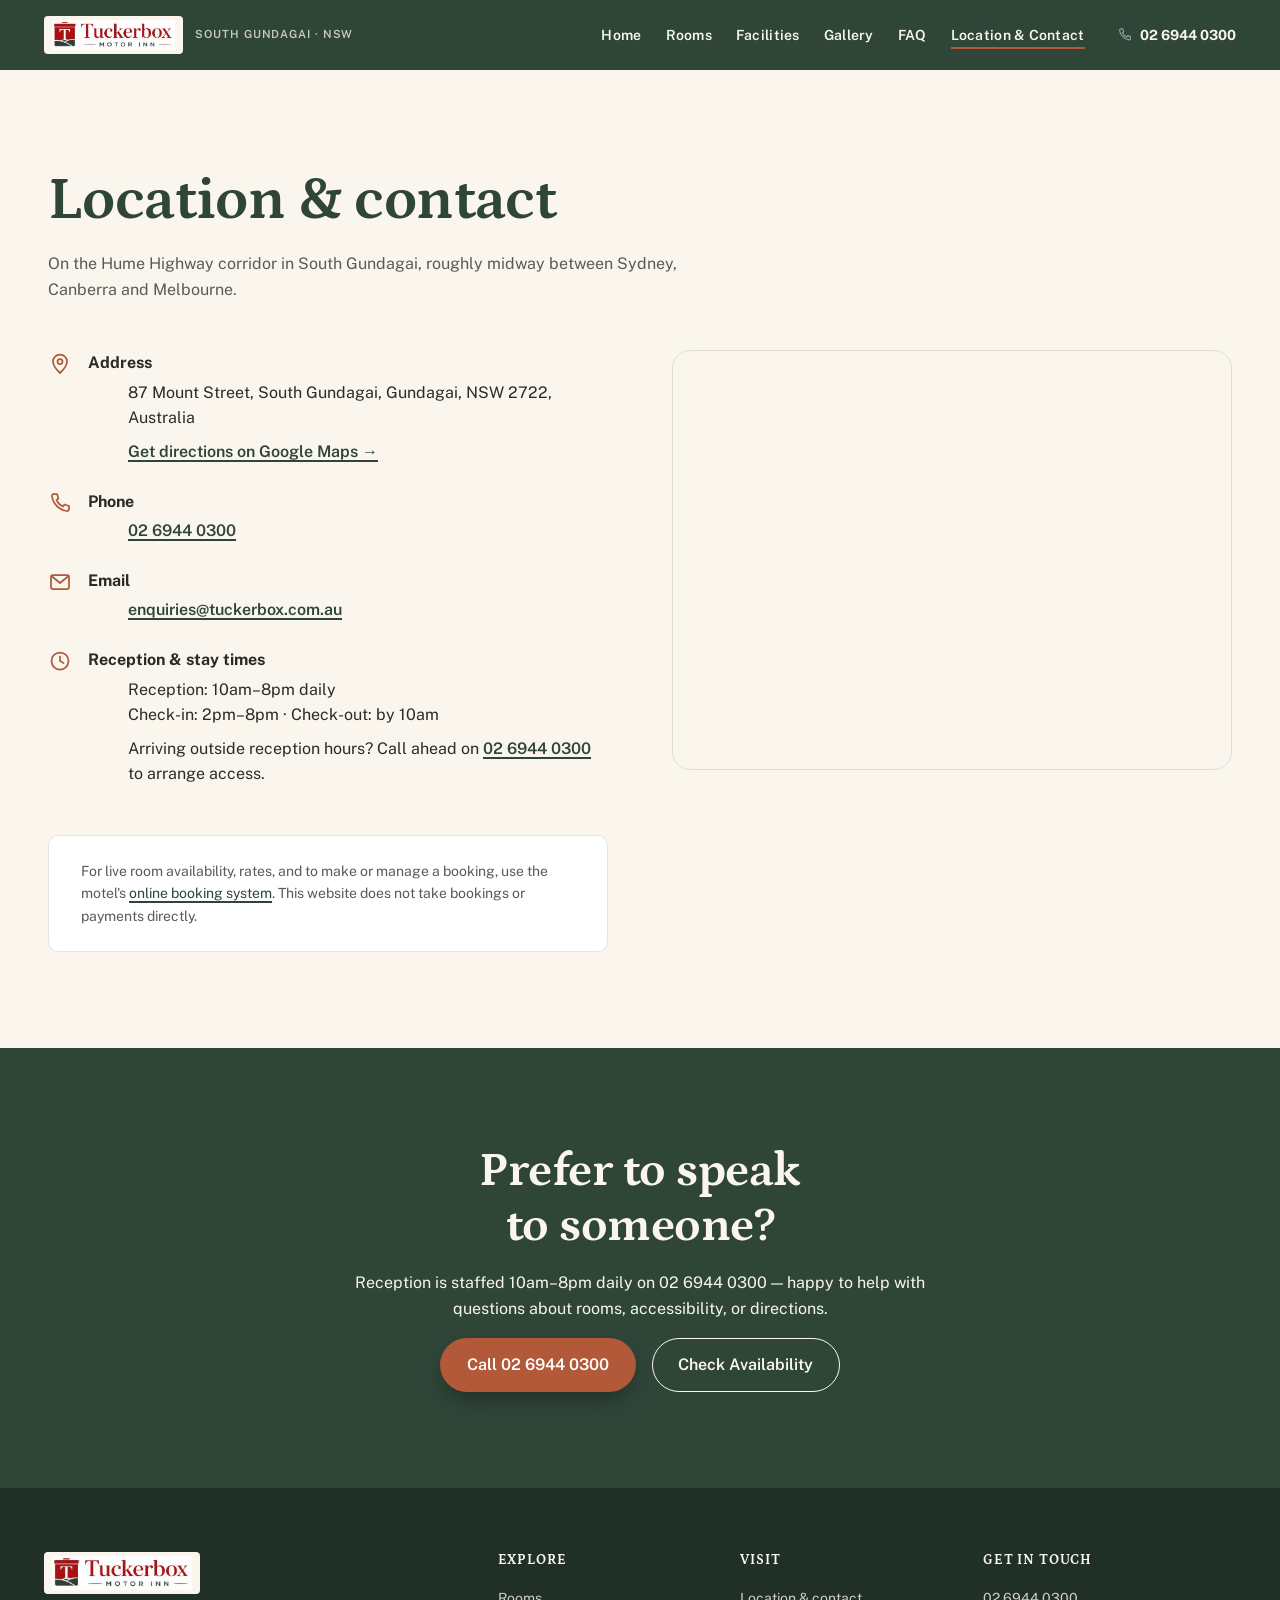
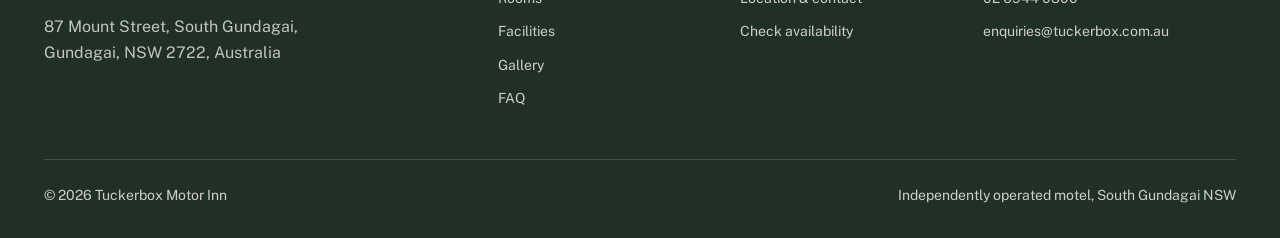
<file: contact.html>
<!doctype html>
<html lang="en-AU">
<head>
<meta charset="UTF-8">
<meta name="viewport" content="width=device-width, initial-scale=1">
<title>Location &amp; Contact | Tuckerbox Motor Inn</title>
<meta name="description" content="Tuckerbox Motor Inn, 87 Mount Street, South Gundagai, NSW 2722. Phone 02 6944 0300, email enquiries@tuckerbox.com.au. Directions and reception hours.">
<link rel="preconnect" href="https://fonts.googleapis.com">
<link rel="preconnect" href="https://fonts.gstatic.com" crossorigin>
<link href="https://fonts.googleapis.com/css2?family=Petrona:ital,wght@0,400;0,500;0,600;0,700;1,500&family=Public+Sans:wght@400;500;600;700&display=swap" rel="stylesheet">
<link rel="stylesheet" href="css/tokens.css">
<link rel="stylesheet" href="css/styles.css">
</head>
<body>
<a class="skip-link" href="#main">Skip to content</a>

<svg style="display:none" aria-hidden="true">
<symbol id="icon-menu" viewBox="0 0 24 24" fill="none" stroke-width="1.75" stroke-linecap="round" stroke-linejoin="round"><line x1="4" y1="7" x2="20" y2="7"/><line x1="4" y1="12" x2="20" y2="12"/><line x1="4" y1="17" x2="20" y2="17"/></symbol>
<symbol id="icon-phone" viewBox="0 0 24 24" fill="none" stroke-width="1.75" stroke-linecap="round" stroke-linejoin="round"><path d="M6 3h3l1.5 4.5-2 1.5a12 12 0 0 0 6.5 6.5l1.5-2L21 15v3a2 2 0 0 1-2.2 2A17 17 0 0 1 4 5.2 2 2 0 0 1 6 3Z"/></symbol>
<symbol id="icon-mail" viewBox="0 0 24 24" fill="none" stroke-width="1.75" stroke-linecap="round" stroke-linejoin="round"><rect x="3" y="5" width="18" height="14" rx="2"/><path d="m3.5 6 8.5 7 8.5-7"/></symbol>
<symbol id="icon-pin" viewBox="0 0 24 24" fill="none" stroke-width="1.75" stroke-linecap="round" stroke-linejoin="round"><path d="M12 21s7-6.5 7-11.5A7 7 0 0 0 5 9.5C5 14.5 12 21 12 21Z"/><circle cx="12" cy="9.5" r="2.5"/></symbol>
<symbol id="icon-clock" viewBox="0 0 24 24" fill="none" stroke-width="1.75" stroke-linecap="round" stroke-linejoin="round"><circle cx="12" cy="12" r="8.5"/><polyline points="12 7.5 12 12 15.5 14"/></symbol>
</svg>

<header class="site-header">
  <div class="container site-header__bar">
    <a class="logo" href="index.html"><span class="logo__mark"><img src="assets/brand/tuckerbox-logo.jpg" alt="Tuckerbox Motor Inn" width="399" height="97"></span><small>South Gundagai &middot; NSW</small></a>
    <nav class="nav" aria-label="Primary">
      <ul class="nav__links">
        <li><a href="index.html">Home</a></li>
        <li><a href="accommodation.html">Rooms</a></li>
        <li><a href="facilities.html">Facilities</a></li>
        <li><a href="gallery.html">Gallery</a></li>
        <li><a href="faq.html">FAQ</a></li>
        <li><a href="contact.html" aria-current="page">Location &amp; Contact</a></li>
      </ul>
      <a class="nav__phone" href="tel:0269440300" aria-label="Call 02 6944 0300"><svg><use href="#icon-phone"></use></svg> <span class="nav__phone-text">02 6944 0300</span></a>
      <button class="nav-toggle" type="button" aria-label="Open menu" aria-expanded="false">
        <svg><use href="#icon-menu"></use></svg>
      </button>
    </nav>
  </div>
</header>

<main id="main">
  <section class="section">
    <div class="container">
      <div class="section-head">
        <h1>Location &amp; contact</h1>
        <p>On the Hume Highway corridor in South Gundagai, roughly midway between Sydney, Canberra and Melbourne.</p>
      </div>

      <div class="contact-grid">
        <div>
          <ul class="contact-list">
            <li>
              <svg width="24" height="24"><use href="#icon-pin"></use></svg>
              <div>
                <dt>Address</dt>
                <dd>87 Mount Street, South Gundagai, Gundagai, NSW 2722, Australia</dd>
                <dd style="margin-top:var(--space-2)"><a href="https://www.google.com/maps/search/?api=1&query=Tuckerbox%20Motor%20Inn%2C%2087%20Mount%20Street%2C%20Gundagai%20NSW%202722" target="_blank" rel="noopener">Get directions on Google Maps →</a></dd>
              </div>
            </li>
            <li>
              <svg width="24" height="24"><use href="#icon-phone"></use></svg>
              <div><dt>Phone</dt><dd><a href="tel:0269440300">02 6944 0300</a></dd></div>
            </li>
            <li>
              <svg width="24" height="24"><use href="#icon-mail"></use></svg>
              <div><dt>Email</dt><dd><a href="mailto:enquiries@tuckerbox.com.au">enquiries@tuckerbox.com.au</a></dd></div>
            </li>
            <li>
              <svg width="24" height="24"><use href="#icon-clock"></use></svg>
              <div>
                <dt>Reception &amp; stay times</dt>
                <dd>Reception: 10am&ndash;8pm daily</dd>
                <dd>Check-in: 2pm&ndash;8pm &middot; Check-out: by 10am</dd>
                <dd style="margin-top:var(--space-2)">Arriving outside reception hours? Call ahead on <a href="tel:0269440300">02 6944 0300</a> to arrange access.</dd>
              </div>
            </li>
          </ul>

          <div class="facility-note" style="margin-top:var(--space-7)">
            For live room availability, rates, and to make or manage a booking, use the motel's
            <a href="https://bookings247.com.au/booking2/booknow.php?property_id=3658" target="_blank" rel="noopener">online booking system</a>.
            This website does not take bookings or payments directly.
          </div>
        </div>

        <div class="map-frame">
          <iframe
            title="Map showing Tuckerbox Motor Inn, 87 Mount Street, South Gundagai"
            src="https://www.google.com/maps?q=Tuckerbox+Motor+Inn,87+Mount+Street,South+Gundagai+NSW+2722&output=embed"
            loading="lazy"
            referrerpolicy="no-referrer-when-downgrade">
          </iframe>
        </div>
      </div>
    </div>
  </section>

  <section class="section section--forest">
    <div class="container center-cta">
      <h2>Prefer to speak to someone?</h2>
      <p>Reception is staffed 10am&ndash;8pm daily on 02 6944 0300 &mdash; happy to help with questions about rooms, accessibility, or directions.</p>
      <div class="hero__actions" style="justify-content:center">
        <a class="btn btn--primary" href="tel:0269440300">Call 02 6944 0300</a>
        <a class="btn btn--outline" href="https://bookings247.com.au/booking2/booknow.php?property_id=3658" target="_blank" rel="noopener">Check Availability</a>
      </div>
    </div>
  </section>
</main>

<footer class="site-footer">
  <div class="container">
    <div class="footer-grid">
      <div>
        <a class="logo" href="index.html"><span class="logo__mark"><img src="assets/brand/tuckerbox-logo.jpg" alt="Tuckerbox Motor Inn" width="399" height="97"></span></a>
        <p style="margin-top:var(--space-4);max-width:32ch;color:rgba(250,246,238,0.75)">87 Mount Street, South Gundagai, Gundagai, NSW 2722, Australia</p>
      </div>
      <div>
        <h4>Explore</h4>
        <ul>
          <li><a href="accommodation.html">Rooms</a></li>
          <li><a href="facilities.html">Facilities</a></li>
          <li><a href="gallery.html">Gallery</a></li>
        <li><a href="faq.html">FAQ</a></li>
        </ul>
      </div>
      <div>
        <h4>Visit</h4>
        <ul>
          <li><a href="contact.html">Location &amp; contact</a></li>
          <li><a href="https://bookings247.com.au/booking2/booknow.php?property_id=3658" target="_blank" rel="noopener">Check availability</a></li>
        </ul>
      </div>
      <div>
        <h4>Get in touch</h4>
        <ul>
          <li><a href="tel:0269440300">02 6944 0300</a></li>
          <li><a href="mailto:enquiries@tuckerbox.com.au">enquiries@tuckerbox.com.au</a></li>
        </ul>
      </div>
    </div>
    <div class="footer-bottom">
      <span>© <span id="year"></span> Tuckerbox Motor Inn</span>
      <span>Independently operated motel, South Gundagai NSW</span>
    </div>
  </div>
</footer>

<script>document.getElementById("year").textContent = new Date().getFullYear();</script>
<script src="js/main.js"></script>
</body>
</html>
</file>
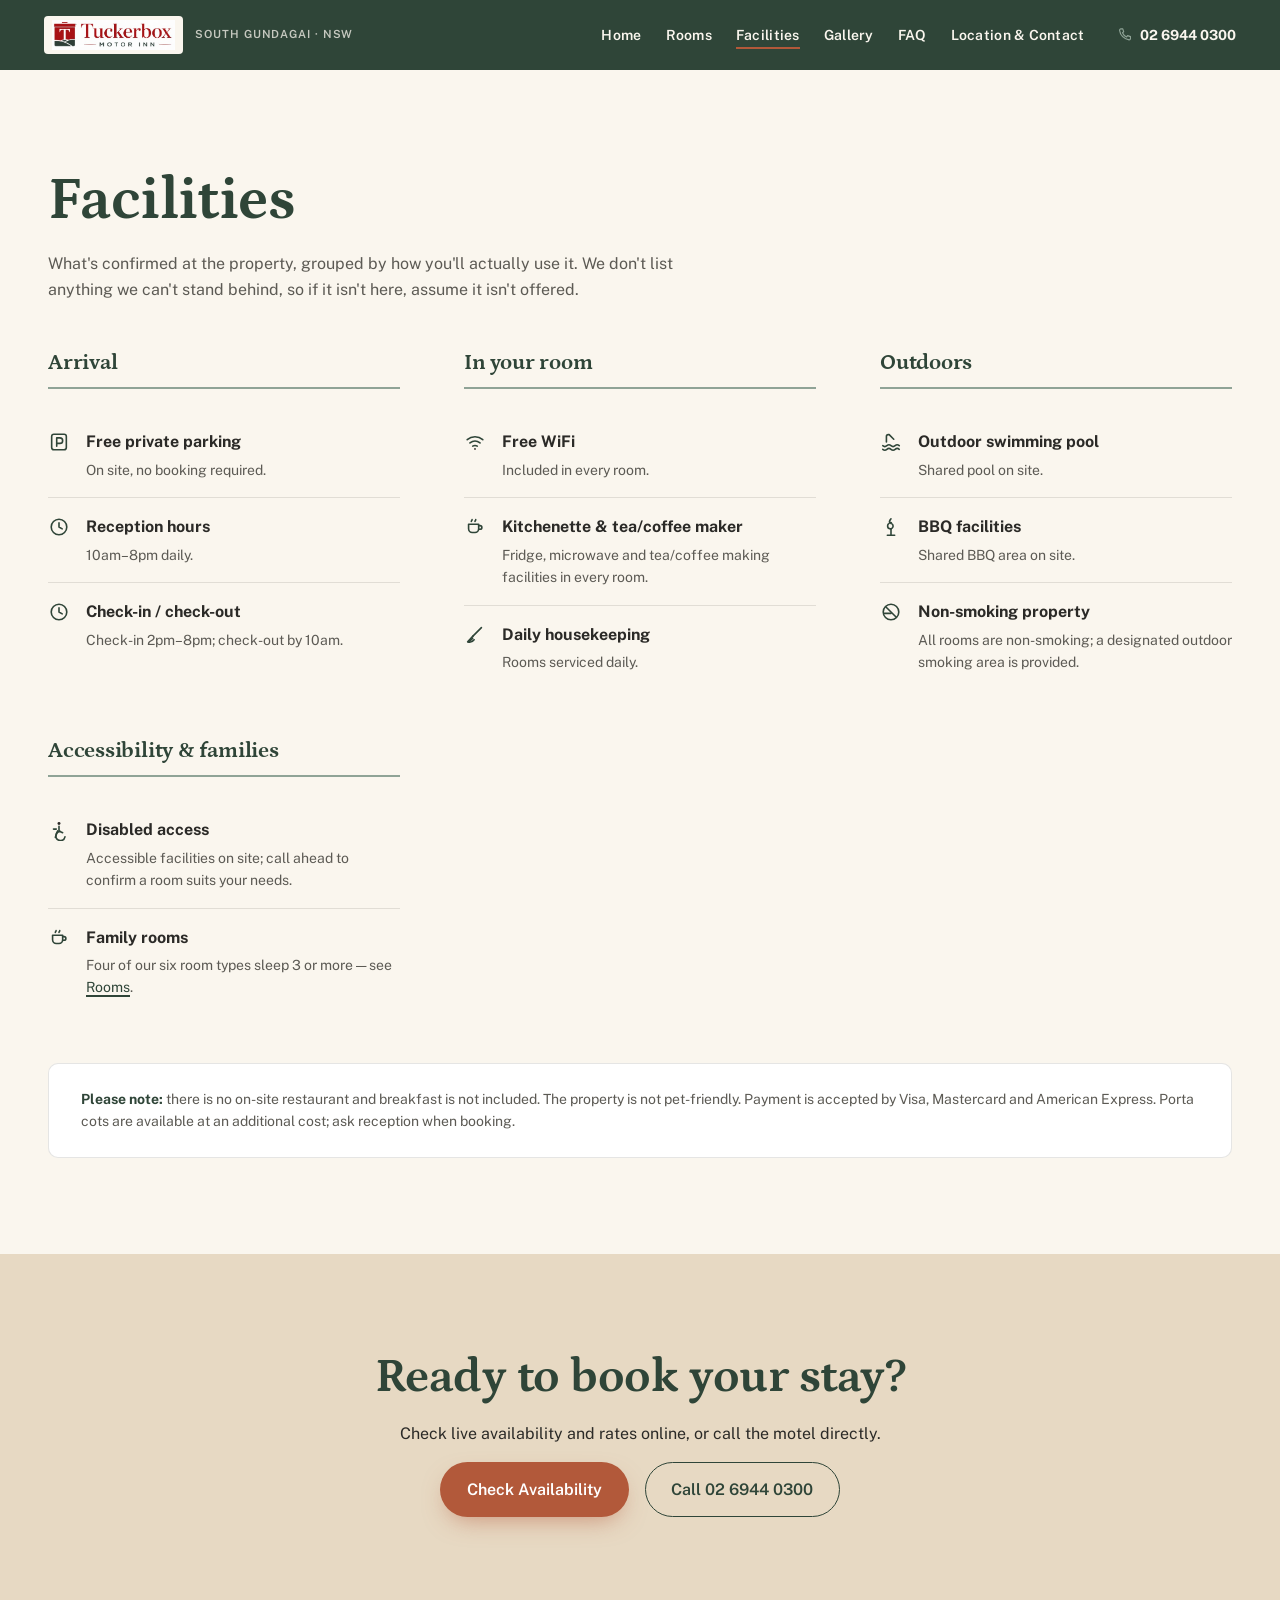
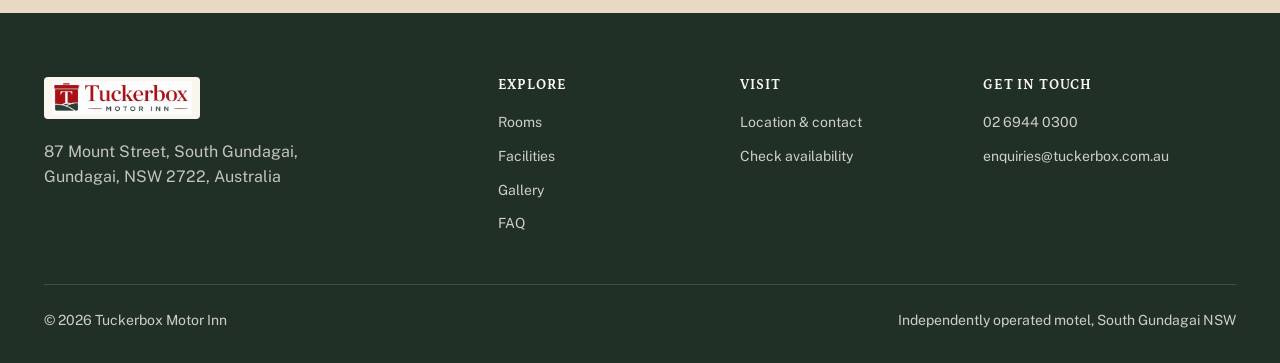
<file: facilities.html>
<!doctype html>
<html lang="en-AU">
<head>
<meta charset="UTF-8">
<meta name="viewport" content="width=device-width, initial-scale=1">
<title>Facilities | Tuckerbox Motor Inn</title>
<meta name="description" content="Confirmed facilities at Tuckerbox Motor Inn, South Gundagai: free parking, free WiFi, outdoor swimming pool, BBQ area, disabled access, and in-room kitchenettes.">
<link rel="preconnect" href="https://fonts.googleapis.com">
<link rel="preconnect" href="https://fonts.gstatic.com" crossorigin>
<link href="https://fonts.googleapis.com/css2?family=Petrona:ital,wght@0,400;0,500;0,600;0,700;1,500&family=Public+Sans:wght@400;500;600;700&display=swap" rel="stylesheet">
<link rel="stylesheet" href="css/tokens.css">
<link rel="stylesheet" href="css/styles.css">
</head>
<body>
<a class="skip-link" href="#main">Skip to content</a>

<svg style="display:none" aria-hidden="true">
<symbol id="icon-menu" viewBox="0 0 24 24" fill="none" stroke-width="1.75" stroke-linecap="round" stroke-linejoin="round"><line x1="4" y1="7" x2="20" y2="7"/><line x1="4" y1="12" x2="20" y2="12"/><line x1="4" y1="17" x2="20" y2="17"/></symbol>
<symbol id="icon-phone" viewBox="0 0 24 24" fill="none" stroke-width="1.75" stroke-linecap="round" stroke-linejoin="round"><path d="M6 3h3l1.5 4.5-2 1.5a12 12 0 0 0 6.5 6.5l1.5-2L21 15v3a2 2 0 0 1-2.2 2A17 17 0 0 1 4 5.2 2 2 0 0 1 6 3Z"/></symbol>
<symbol id="icon-parking" viewBox="0 0 24 24" fill="none" stroke-width="1.75" stroke-linecap="round" stroke-linejoin="round"><rect x="4" y="3.5" width="16" height="17" rx="2.5"/><path d="M9.5 16.5v-9H13a3 3 0 0 1 0 6H9.5"/></symbol>
<symbol id="icon-clock" viewBox="0 0 24 24" fill="none" stroke-width="1.75" stroke-linecap="round" stroke-linejoin="round"><circle cx="12" cy="12" r="8.5"/><polyline points="12 7.5 12 12 15.5 14"/></symbol>
<symbol id="icon-wifi" viewBox="0 0 24 24" fill="none" stroke-width="1.75" stroke-linecap="round" stroke-linejoin="round"><path d="M3.5 9.5a13 13 0 0 1 17 0"/><path d="M6.5 13a9 9 0 0 1 11 0"/><path d="M9.5 16.5a5 5 0 0 1 5 0"/><circle cx="12" cy="19.5" r="1" fill="currentColor" stroke="none"/></symbol>
<symbol id="icon-coffee" viewBox="0 0 24 24" fill="none" stroke-width="1.75" stroke-linecap="round" stroke-linejoin="round"><path d="M5 9h11v5a4 4 0 0 1-4 4H9a4 4 0 0 1-4-4Z"/><path d="M16 10.5h1.5a2 2 0 0 1 0 4H16"/><path d="M8 6c0-1 .8-1 .8-2M12 6c0-1 .8-1 .8-2"/></symbol>
<symbol id="icon-broom" viewBox="0 0 24 24" fill="none" stroke-width="1.75" stroke-linecap="round" stroke-linejoin="round"><line x1="19" y1="4" x2="10" y2="13"/><path d="M10 13 4 19.5c3 1 5.5-.2 7-2.3"/><path d="M9.5 15.5 6 19"/></symbol>
<symbol id="icon-pool" viewBox="0 0 24 24" fill="none" stroke-width="1.75" stroke-linecap="round" stroke-linejoin="round"><path d="M3 16c1.5 1.3 3 1.3 4.5 0s3-1.3 4.5 0 3 1.3 4.5 0 3-1.3 4.5 0"/><path d="M3 20c1.5 1.3 3 1.3 4.5 0s3-1.3 4.5 0 3 1.3 4.5 0 3-1.3 4.5 0"/><path d="M7 12V6a2 2 0 0 1 2-2h1l5 5"/></symbol>
<symbol id="icon-bbq" viewBox="0 0 24 24" fill="none" stroke-width="1.75" stroke-linecap="round" stroke-linejoin="round"><path d="M12 3c-1.8 2-2.2 3.6-1 5 .8-1 1.2-1 1.5 0 1 .6 1.8 1.7 1.8 3a3 3 0 1 1-6 0c0-1.2.4-1.8 1-2.5"/><line x1="12" y1="14.5" x2="12" y2="21"/><line x1="8" y1="21" x2="16" y2="21"/></symbol>
<symbol id="icon-accessible" viewBox="0 0 24 24" fill="none" stroke-width="1.75" stroke-linecap="round" stroke-linejoin="round"><circle cx="12" cy="5" r="1.6" fill="currentColor" stroke="none"/><path d="M12 8v5l4 2"/><path d="M9 11H6"/><path d="M10.5 13 8 20"/><path d="M13 13.5a5 5 0 1 0 5.5 6"/></symbol>
<symbol id="icon-no-smoking" viewBox="0 0 24 24" fill="none" stroke-width="1.75" stroke-linecap="round" stroke-linejoin="round"><circle cx="12" cy="12" r="8.5"/><line x1="6.5" y1="6.5" x2="17.5" y2="17.5"/><line x1="5" y1="13.5" x2="12" y2="13.5"/></symbol>
</svg>

<header class="site-header">
  <div class="container site-header__bar">
    <a class="logo" href="index.html"><span class="logo__mark"><img src="assets/brand/tuckerbox-logo.jpg" alt="Tuckerbox Motor Inn" width="399" height="97"></span><small>South Gundagai &middot; NSW</small></a>
    <nav class="nav" aria-label="Primary">
      <ul class="nav__links">
        <li><a href="index.html">Home</a></li>
        <li><a href="accommodation.html">Rooms</a></li>
        <li><a href="facilities.html" aria-current="page">Facilities</a></li>
        <li><a href="gallery.html">Gallery</a></li>
        <li><a href="faq.html">FAQ</a></li>
        <li><a href="contact.html">Location &amp; Contact</a></li>
      </ul>
      <a class="nav__phone" href="tel:0269440300" aria-label="Call 02 6944 0300"><svg><use href="#icon-phone"></use></svg> <span class="nav__phone-text">02 6944 0300</span></a>
      <button class="nav-toggle" type="button" aria-label="Open menu" aria-expanded="false">
        <svg><use href="#icon-menu"></use></svg>
      </button>
    </nav>
  </div>
</header>

<main id="main">

  <section class="section">
    <div class="container">
      <div class="section-head">
        <h1>Facilities</h1>
        <p>What's confirmed at the property, grouped by how you'll actually use it. We don't list anything we can't stand behind, so if it isn't here, assume it isn't offered.</p>
      </div>

      <div class="facility-groups">
        <div class="facility-group">
          <h2>Arrival</h2>
          <dl>
            <div class="facility-row">
              <svg width="22" height="22"><use href="#icon-parking"></use></svg>
              <div><dt>Free private parking</dt><dd>On site, no booking required.</dd></div>
            </div>
            <div class="facility-row">
              <svg width="22" height="22"><use href="#icon-clock"></use></svg>
              <div><dt>Reception hours</dt><dd>10am&ndash;8pm daily.</dd></div>
            </div>
            <div class="facility-row">
              <svg width="22" height="22"><use href="#icon-clock"></use></svg>
              <div><dt>Check-in / check-out</dt><dd>Check-in 2pm&ndash;8pm; check-out by 10am.</dd></div>
            </div>
          </dl>
        </div>

        <div class="facility-group">
          <h2>In your room</h2>
          <dl>
            <div class="facility-row">
              <svg width="22" height="22"><use href="#icon-wifi"></use></svg>
              <div><dt>Free WiFi</dt><dd>Included in every room.</dd></div>
            </div>
            <div class="facility-row">
              <svg width="22" height="22"><use href="#icon-coffee"></use></svg>
              <div><dt>Kitchenette &amp; tea/coffee maker</dt><dd>Fridge, microwave and tea/coffee making facilities in every room.</dd></div>
            </div>
            <div class="facility-row">
              <svg width="22" height="22"><use href="#icon-broom"></use></svg>
              <div><dt>Daily housekeeping</dt><dd>Rooms serviced daily.</dd></div>
            </div>
          </dl>
        </div>

        <div class="facility-group">
          <h2>Outdoors</h2>
          <dl>
            <div class="facility-row">
              <svg width="22" height="22"><use href="#icon-pool"></use></svg>
              <div><dt>Outdoor swimming pool</dt><dd>Shared pool on site.</dd></div>
            </div>
            <div class="facility-row">
              <svg width="22" height="22"><use href="#icon-bbq"></use></svg>
              <div><dt>BBQ facilities</dt><dd>Shared BBQ area on site.</dd></div>
            </div>
            <div class="facility-row">
              <svg width="22" height="22"><use href="#icon-no-smoking"></use></svg>
              <div><dt>Non-smoking property</dt><dd>All rooms are non-smoking; a designated outdoor smoking area is provided.</dd></div>
            </div>
          </dl>
        </div>

        <div class="facility-group">
          <h2>Accessibility &amp; families</h2>
          <dl>
            <div class="facility-row">
              <svg width="22" height="22"><use href="#icon-accessible"></use></svg>
              <div><dt>Disabled access</dt><dd>Accessible facilities on site; call ahead to confirm a room suits your needs.</dd></div>
            </div>
            <div class="facility-row">
              <svg width="22" height="22"><use href="#icon-coffee"></use></svg>
              <div><dt>Family rooms</dt><dd>Four of our six room types sleep 3 or more &mdash; see <a href="accommodation.html">Rooms</a>.</dd></div>
            </div>
          </dl>
        </div>
      </div>

      <div class="facility-note">
        <strong>Please note:</strong> there is no on-site restaurant and breakfast is not included. The property is not pet-friendly. Payment is accepted by Visa, Mastercard and American Express. Porta cots are available at an additional cost; ask reception when booking.
      </div>
    </div>
  </section>

  <section class="section section--sandstone">
    <div class="container center-cta">
      <h2>Ready to book your stay?</h2>
      <p>Check live availability and rates online, or call the motel directly.</p>
      <div class="hero__actions" style="justify-content:center">
        <a class="btn btn--primary" href="https://bookings247.com.au/booking2/booknow.php?property_id=3658" target="_blank" rel="noopener">Check Availability</a>
        <a class="btn btn--outline" href="tel:0269440300">Call 02 6944 0300</a>
      </div>
    </div>
  </section>

</main>

<footer class="site-footer">
  <div class="container">
    <div class="footer-grid">
      <div>
        <a class="logo" href="index.html"><span class="logo__mark"><img src="assets/brand/tuckerbox-logo.jpg" alt="Tuckerbox Motor Inn" width="399" height="97"></span></a>
        <p style="margin-top:var(--space-4);max-width:32ch;color:rgba(250,246,238,0.75)">87 Mount Street, South Gundagai, Gundagai, NSW 2722, Australia</p>
      </div>
      <div>
        <h4>Explore</h4>
        <ul>
          <li><a href="accommodation.html">Rooms</a></li>
          <li><a href="facilities.html">Facilities</a></li>
          <li><a href="gallery.html">Gallery</a></li>
        <li><a href="faq.html">FAQ</a></li>
        </ul>
      </div>
      <div>
        <h4>Visit</h4>
        <ul>
          <li><a href="contact.html">Location &amp; contact</a></li>
          <li><a href="https://bookings247.com.au/booking2/booknow.php?property_id=3658" target="_blank" rel="noopener">Check availability</a></li>
        </ul>
      </div>
      <div>
        <h4>Get in touch</h4>
        <ul>
          <li><a href="tel:0269440300">02 6944 0300</a></li>
          <li><a href="mailto:enquiries@tuckerbox.com.au">enquiries@tuckerbox.com.au</a></li>
        </ul>
      </div>
    </div>
    <div class="footer-bottom">
      <span>© <span id="year"></span> Tuckerbox Motor Inn</span>
      <span>Independently operated motel, South Gundagai NSW</span>
    </div>
  </div>
</footer>

<script>document.getElementById("year").textContent = new Date().getFullYear();</script>
<script src="js/main.js"></script>
</body>
</html>
</file>
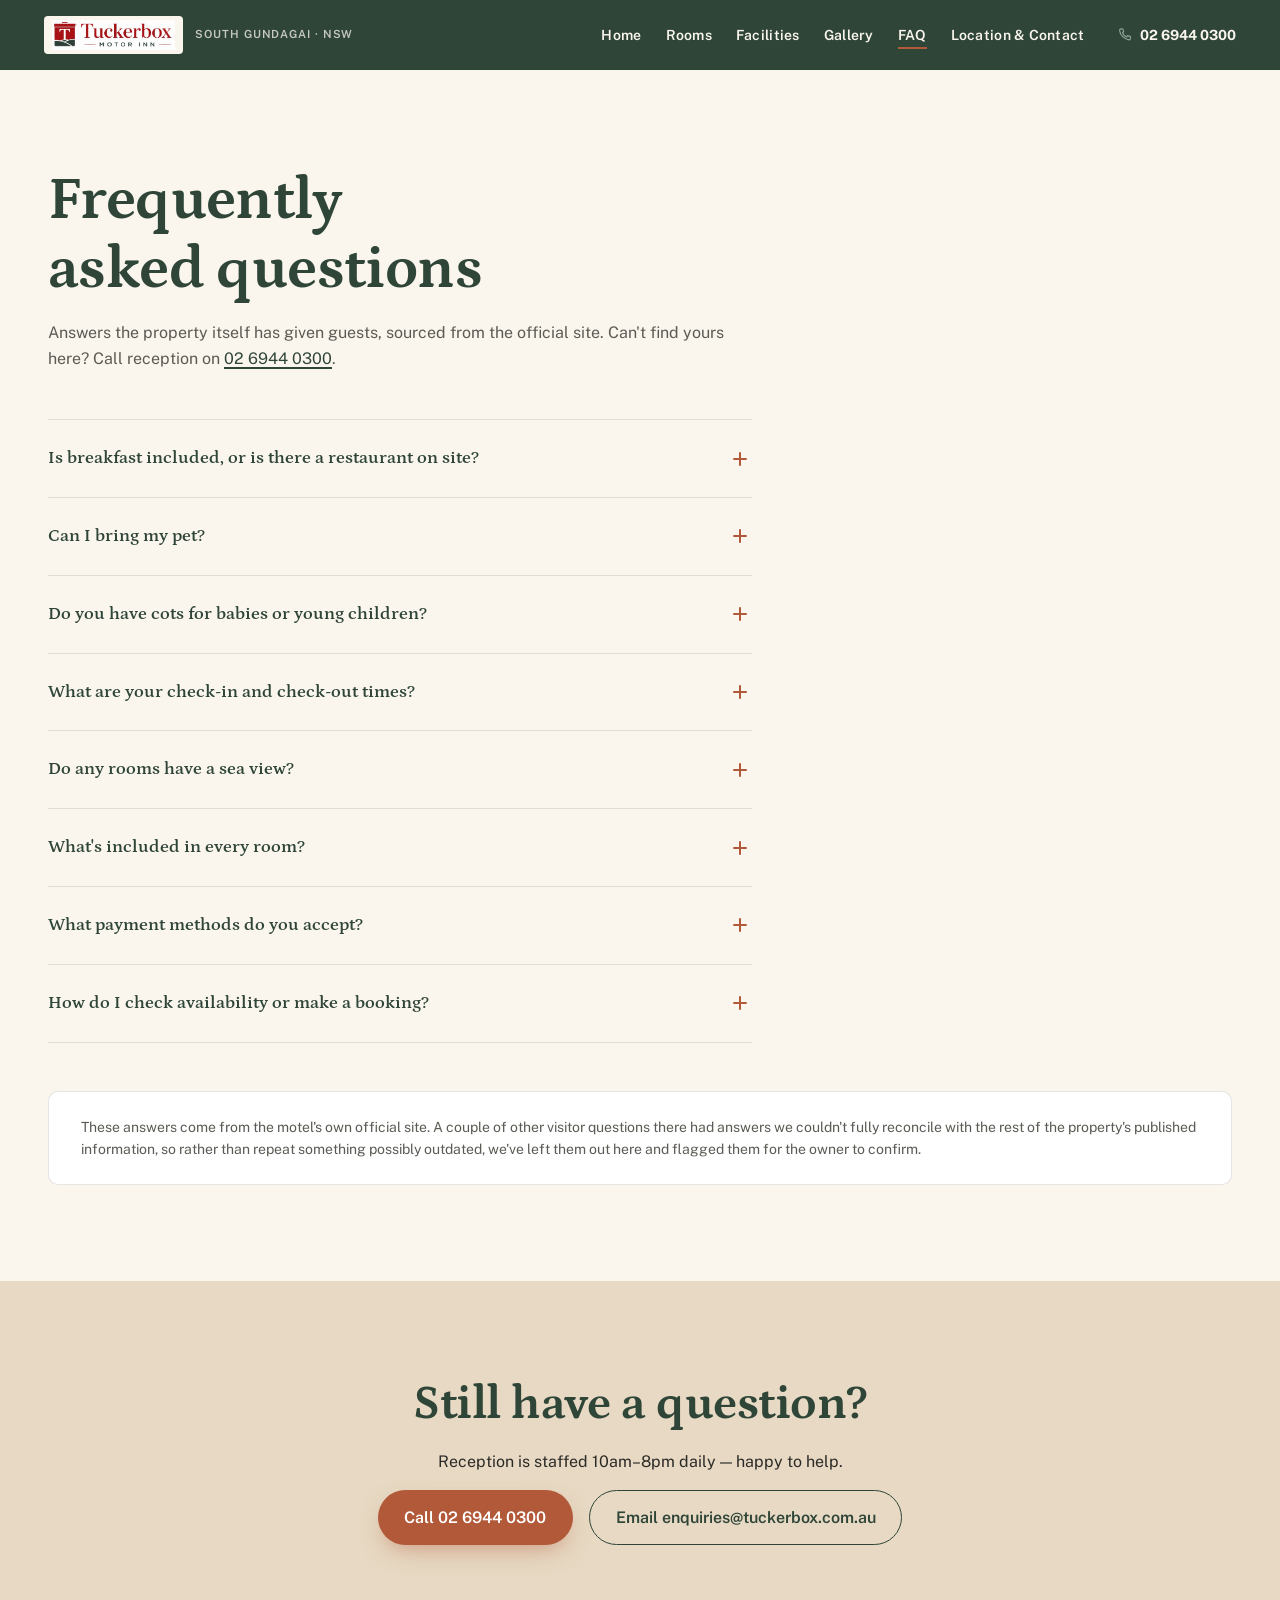
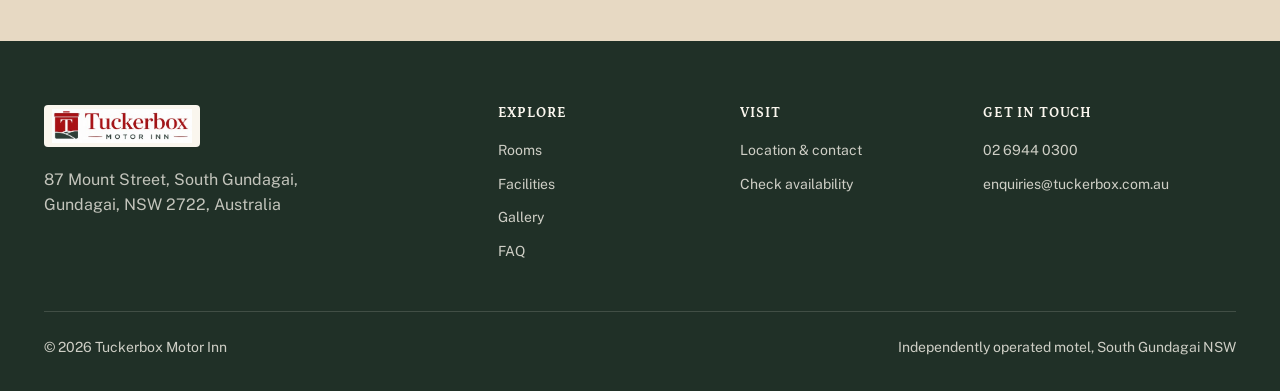
<file: faq.html>
<!doctype html>
<html lang="en-AU">
<head>
<meta charset="UTF-8">
<meta name="viewport" content="width=device-width, initial-scale=1">
<title>FAQ | Tuckerbox Motor Inn</title>
<meta name="description" content="Frequently asked questions about Tuckerbox Motor Inn, South Gundagai: breakfast, pets, cots, check-in and check-out times, payment, and more.">
<link rel="preconnect" href="https://fonts.googleapis.com">
<link rel="preconnect" href="https://fonts.gstatic.com" crossorigin>
<link href="https://fonts.googleapis.com/css2?family=Petrona:ital,wght@0,400;0,500;0,600;0,700;1,500&family=Public+Sans:wght@400;500;600;700&display=swap" rel="stylesheet">
<link rel="stylesheet" href="css/tokens.css">
<link rel="stylesheet" href="css/styles.css">
</head>
<body>
<a class="skip-link" href="#main">Skip to content</a>

<svg style="display:none" aria-hidden="true">
<symbol id="icon-menu" viewBox="0 0 24 24" fill="none" stroke-width="1.75" stroke-linecap="round" stroke-linejoin="round"><line x1="4" y1="7" x2="20" y2="7"/><line x1="4" y1="12" x2="20" y2="12"/><line x1="4" y1="17" x2="20" y2="17"/></symbol>
<symbol id="icon-phone" viewBox="0 0 24 24" fill="none" stroke-width="1.75" stroke-linecap="round" stroke-linejoin="round"><path d="M6 3h3l1.5 4.5-2 1.5a12 12 0 0 0 6.5 6.5l1.5-2L21 15v3a2 2 0 0 1-2.2 2A17 17 0 0 1 4 5.2 2 2 0 0 1 6 3Z"/></symbol>
</svg>

<header class="site-header">
  <div class="container site-header__bar">
    <a class="logo" href="index.html"><span class="logo__mark"><img src="assets/brand/tuckerbox-logo.jpg" alt="Tuckerbox Motor Inn" width="399" height="97"></span><small>South Gundagai &middot; NSW</small></a>
    <nav class="nav" aria-label="Primary">
      <ul class="nav__links">
        <li><a href="index.html">Home</a></li>
        <li><a href="accommodation.html">Rooms</a></li>
        <li><a href="facilities.html">Facilities</a></li>
        <li><a href="gallery.html">Gallery</a></li>
        <li><a href="faq.html" aria-current="page">FAQ</a></li>
        <li><a href="contact.html">Location &amp; Contact</a></li>
      </ul>
      <a class="nav__phone" href="tel:0269440300" aria-label="Call 02 6944 0300"><svg><use href="#icon-phone"></use></svg> <span class="nav__phone-text">02 6944 0300</span></a>
      <button class="nav-toggle" type="button" aria-label="Open menu" aria-expanded="false">
        <svg><use href="#icon-menu"></use></svg>
      </button>
    </nav>
  </div>
</header>

<main id="main">
  <section class="section">
    <div class="container">
      <div class="section-head">
        <h1>Frequently asked questions</h1>
        <p>Answers the property itself has given guests, sourced from the official site. Can't find yours here? Call reception on <a href="tel:0269440300">02 6944 0300</a>.</p>
      </div>

      <div class="faq-list">
        <details class="faq-item">
          <summary>Is breakfast included, or is there a restaurant on site?<span class="faq-icon" aria-hidden="true"></span></summary>
          <div class="faq-content">
            <p>No. There is no restaurant at Tuckerbox Motor Inn and breakfast is not included. If you have specific meal needs, call reception on <a href="tel:0269440300">02 6944 0300</a> to ask what's currently available nearby or on request.</p>
          </div>
        </details>

        <details class="faq-item">
          <summary>Can I bring my pet?<span class="faq-icon" aria-hidden="true"></span></summary>
          <div class="faq-content">
            <p>No — Tuckerbox Motor Inn is not pet-friendly.</p>
          </div>
        </details>

        <details class="faq-item">
          <summary>Do you have cots for babies or young children?<span class="faq-icon" aria-hidden="true"></span></summary>
          <div class="faq-content">
            <p>Yes. Porta cots can be set up ready for your arrival for an additional cost — ask reception when you book.</p>
          </div>
        </details>

        <details class="faq-item">
          <summary>What are your check-in and check-out times?<span class="faq-icon" aria-hidden="true"></span></summary>
          <div class="faq-content">
            <p>Check-in is from 2pm to 8pm, and check-out is by 10am. Reception is staffed 10am&ndash;8pm daily. If you need to request an earlier or later time, mention it when you book — the property can't guarantee it, but will try to accommodate you. If you're arriving outside reception hours, call ahead on <a href="tel:0269440300">02 6944 0300</a> to arrange access.</p>
          </div>
        </details>

        <details class="faq-item">
          <summary>Do any rooms have a sea view?<span class="faq-icon" aria-hidden="true"></span></summary>
          <div class="faq-content">
            <p>No — Tuckerbox Motor Inn is an inland highway motel in South Gundagai, NSW, with no sea views.</p>
          </div>
        </details>

        <details class="faq-item">
          <summary>What's included in every room?<span class="faq-icon" aria-hidden="true"></span></summary>
          <div class="faq-content">
            <p>Every room has a kitchenette, free WiFi, a tea/coffee maker, towels, an iron and board, an in-room heater and toilet amenities. Exact bed configurations and extra features vary by room type — see <a href="accommodation.html">Rooms &amp; accommodation</a> for all six.</p>
          </div>
        </details>

        <details class="faq-item">
          <summary>What payment methods do you accept?<span class="faq-icon" aria-hidden="true"></span></summary>
          <div class="faq-content">
            <p>Visa, Mastercard and American Express.</p>
          </div>
        </details>

        <details class="faq-item">
          <summary>How do I check availability or make a booking?<span class="faq-icon" aria-hidden="true"></span></summary>
          <div class="faq-content">
            <p>Use the <a href="https://bookings247.com.au/booking2/booknow.php?property_id=3658" target="_blank" rel="noopener">online booking system</a> for live rates and availability, or call reception directly on <a href="tel:0269440300">02 6944 0300</a>.</p>
          </div>
        </details>
      </div>

      <div class="facility-note faq-note">
        These answers come from the motel's own official site. A couple of other visitor questions there had answers we couldn't fully reconcile with the rest of the property's published information, so rather than repeat something possibly outdated, we've left them out here and flagged them for the owner to confirm.
      </div>
    </div>
  </section>

  <section class="section section--sandstone">
    <div class="container center-cta">
      <h2>Still have a question?</h2>
      <p>Reception is staffed 10am&ndash;8pm daily — happy to help.</p>
      <div class="hero__actions" style="justify-content:center">
        <a class="btn btn--primary" href="tel:0269440300">Call 02 6944 0300</a>
        <a class="btn btn--outline" href="mailto:enquiries@tuckerbox.com.au">Email enquiries@tuckerbox.com.au</a>
      </div>
    </div>
  </section>
</main>

<footer class="site-footer">
  <div class="container">
    <div class="footer-grid">
      <div>
        <a class="logo" href="index.html"><span class="logo__mark"><img src="assets/brand/tuckerbox-logo.jpg" alt="Tuckerbox Motor Inn" width="399" height="97"></span></a>
        <p style="margin-top:var(--space-4);max-width:32ch;color:rgba(250,246,238,0.75)">87 Mount Street, South Gundagai, Gundagai, NSW 2722, Australia</p>
      </div>
      <div>
        <h4>Explore</h4>
        <ul>
          <li><a href="accommodation.html">Rooms</a></li>
          <li><a href="facilities.html">Facilities</a></li>
          <li><a href="gallery.html">Gallery</a></li>
          <li><a href="faq.html">FAQ</a></li>
        </ul>
      </div>
      <div>
        <h4>Visit</h4>
        <ul>
          <li><a href="contact.html">Location &amp; contact</a></li>
          <li><a href="https://bookings247.com.au/booking2/booknow.php?property_id=3658" target="_blank" rel="noopener">Check availability</a></li>
        </ul>
      </div>
      <div>
        <h4>Get in touch</h4>
        <ul>
          <li><a href="tel:0269440300">02 6944 0300</a></li>
          <li><a href="mailto:enquiries@tuckerbox.com.au">enquiries@tuckerbox.com.au</a></li>
        </ul>
      </div>
    </div>
    <div class="footer-bottom">
      <span>© <span id="year"></span> Tuckerbox Motor Inn</span>
      <span>Independently operated motel, South Gundagai NSW</span>
    </div>
  </div>
</footer>

<script>document.getElementById("year").textContent = new Date().getFullYear();</script>
<script src="js/main.js"></script>
</body>
</html>
</file>
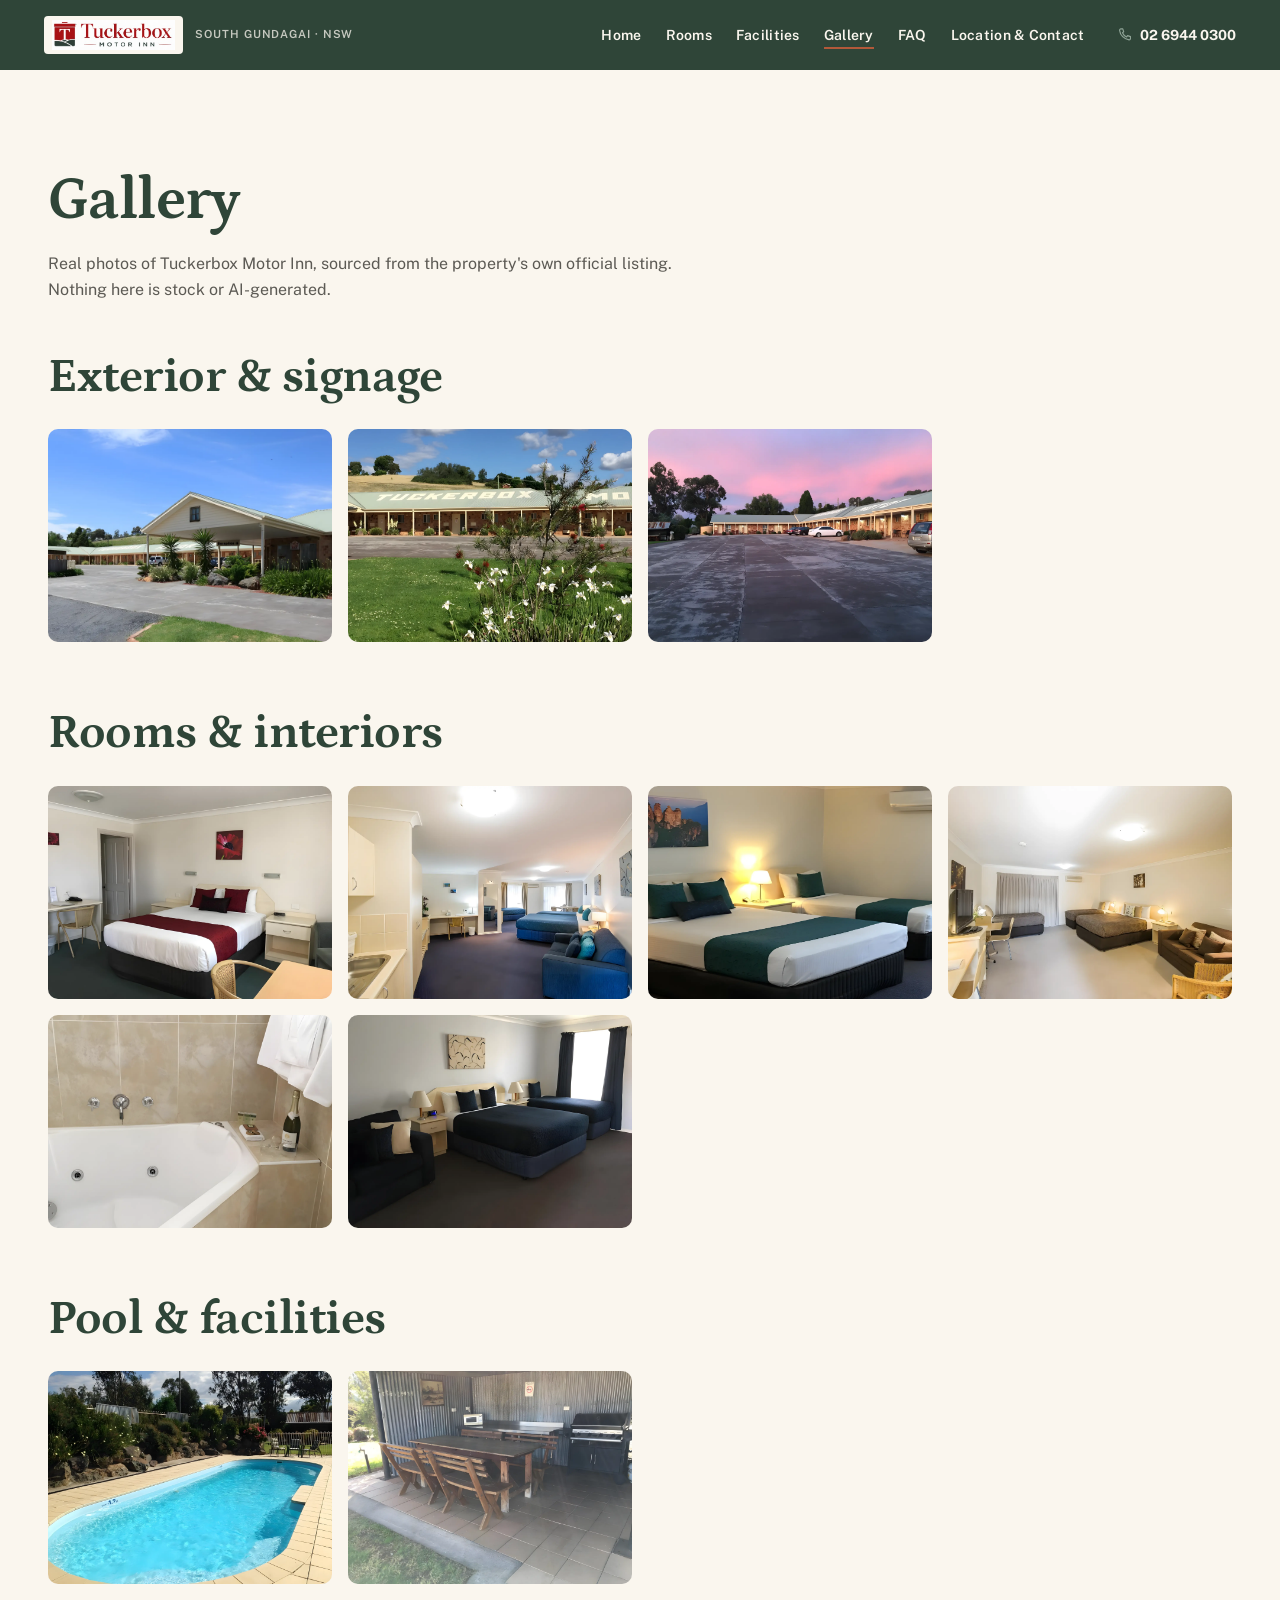
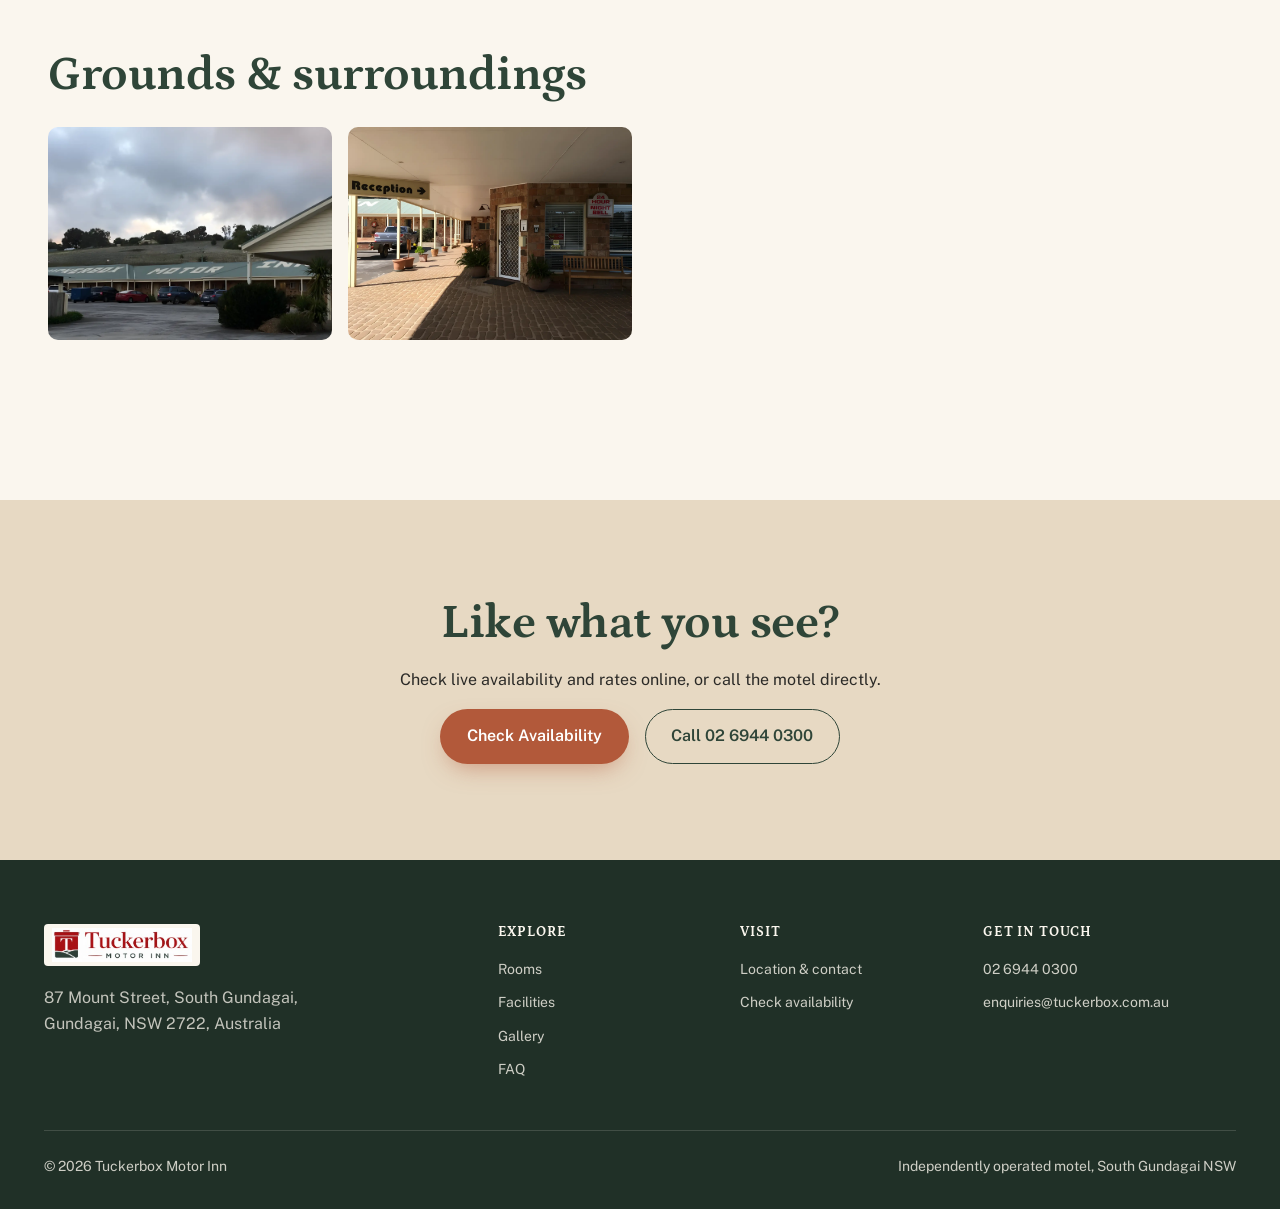
<file: gallery.html>
<!doctype html>
<html lang="en-AU">
<head>
<meta charset="UTF-8">
<meta name="viewport" content="width=device-width, initial-scale=1">
<title>Gallery | Tuckerbox Motor Inn</title>
<meta name="description" content="Photo gallery of Tuckerbox Motor Inn, South Gundagai — exterior, rooms, and grounds. Real property photography to be added by the owner.">
<link rel="preconnect" href="https://fonts.googleapis.com">
<link rel="preconnect" href="https://fonts.gstatic.com" crossorigin>
<link href="https://fonts.googleapis.com/css2?family=Petrona:ital,wght@0,400;0,500;0,600;0,700;1,500&family=Public+Sans:wght@400;500;600;700&display=swap" rel="stylesheet">
<link rel="stylesheet" href="css/tokens.css">
<link rel="stylesheet" href="css/styles.css">
</head>
<body>
<a class="skip-link" href="#main">Skip to content</a>

<svg style="display:none" aria-hidden="true">
<symbol id="icon-menu" viewBox="0 0 24 24" fill="none" stroke-width="1.75" stroke-linecap="round" stroke-linejoin="round"><line x1="4" y1="7" x2="20" y2="7"/><line x1="4" y1="12" x2="20" y2="12"/><line x1="4" y1="17" x2="20" y2="17"/></symbol>
<symbol id="icon-close" viewBox="0 0 24 24" fill="none" stroke-width="1.75" stroke-linecap="round" stroke-linejoin="round"><line x1="5" y1="5" x2="19" y2="19"/><line x1="19" y1="5" x2="5" y2="19"/></symbol>
<symbol id="icon-chevron-left" viewBox="0 0 24 24" fill="none" stroke-width="1.75" stroke-linecap="round" stroke-linejoin="round"><polyline points="15 5 8 12 15 19"/></symbol>
<symbol id="icon-chevron-right" viewBox="0 0 24 24" fill="none" stroke-width="1.75" stroke-linecap="round" stroke-linejoin="round"><polyline points="9 5 16 12 9 19"/></symbol>
<symbol id="icon-phone" viewBox="0 0 24 24" fill="none" stroke-width="1.75" stroke-linecap="round" stroke-linejoin="round"><path d="M6 3h3l1.5 4.5-2 1.5a12 12 0 0 0 6.5 6.5l1.5-2L21 15v3a2 2 0 0 1-2.2 2A17 17 0 0 1 4 5.2 2 2 0 0 1 6 3Z"/></symbol>
<symbol id="icon-camera" viewBox="0 0 24 24" fill="none" stroke-width="1.75" stroke-linecap="round" stroke-linejoin="round"><path d="M4 8h3l1.5-2h7L17 8h3a1 1 0 0 1 1 1v9a1 1 0 0 1-1 1H4a1 1 0 0 1-1-1V9a1 1 0 0 1 1-1Z"/><circle cx="12" cy="13.5" r="3.5"/></symbol>
</svg>

<header class="site-header">
  <div class="container site-header__bar">
    <a class="logo" href="index.html"><span class="logo__mark"><img src="assets/brand/tuckerbox-logo.jpg" alt="Tuckerbox Motor Inn" width="399" height="97"></span><small>South Gundagai &middot; NSW</small></a>
    <nav class="nav" aria-label="Primary">
      <ul class="nav__links">
        <li><a href="index.html">Home</a></li>
        <li><a href="accommodation.html">Rooms</a></li>
        <li><a href="facilities.html">Facilities</a></li>
        <li><a href="gallery.html" aria-current="page">Gallery</a></li>
        <li><a href="faq.html">FAQ</a></li>
        <li><a href="contact.html">Location &amp; Contact</a></li>
      </ul>
      <a class="nav__phone" href="tel:0269440300" aria-label="Call 02 6944 0300"><svg><use href="#icon-phone"></use></svg> <span class="nav__phone-text">02 6944 0300</span></a>
      <button class="nav-toggle" type="button" aria-label="Open menu" aria-expanded="false">
        <svg><use href="#icon-menu"></use></svg>
      </button>
    </nav>
  </div>
</header>

<main id="main">
  <section class="section">
    <div class="container">
      <div class="section-head">
        <h1>Gallery</h1>
        <p>Real photos of Tuckerbox Motor Inn, sourced from the property's own official listing. Nothing here is stock or AI-generated.</p>
      </div>

      <div class="gallery-group">
        <h2>Exterior &amp; signage</h2>
        <div class="gallery-grid">
          <button type="button" data-gallery-item data-caption="Exterior — reception and covered carport">
            <img class="photo" style="aspect-ratio:4/3" src="assets/photos/exterior-reception.webp" alt="Tuckerbox Motor Inn exterior, reception entrance and covered carport" width="1920" height="1112" loading="lazy">
          </button>
          <button type="button" data-gallery-item data-caption="Motel signage on the roofline">
            <img class="photo" style="aspect-ratio:4/3" src="assets/photos/exterior-signage.webp" alt="Tuckerbox Motor Inn signage on the motel roof" width="1920" height="1440" loading="lazy">
          </button>
          <button type="button" data-gallery-item data-caption="Exterior at dusk">
            <img class="photo" style="aspect-ratio:4/3" src="assets/photos/exterior-twilight.webp" alt="Tuckerbox Motor Inn exterior at dusk" width="1920" height="1440" loading="lazy">
          </button>
        </div>
      </div>

      <div class="gallery-group">
        <h2>Rooms &amp; interiors</h2>
        <div class="gallery-grid">
          <button type="button" data-gallery-item data-caption="Deluxe Queen Room">
            <img class="photo" style="aspect-ratio:4/3" src="assets/photos/room-deluxe-queen.webp" alt="Deluxe Queen Room at Tuckerbox Motor Inn" width="1920" height="1440" loading="lazy">
          </button>
          <button type="button" data-gallery-item data-caption="Family Suite With Balcony">
            <img class="photo" style="aspect-ratio:4/3" src="assets/photos/room-family-suite-balcony.webp" alt="Family Suite With Balcony at Tuckerbox Motor Inn" width="1920" height="1273" loading="lazy">
          </button>
          <button type="button" data-gallery-item data-caption="Twin Room">
            <img class="photo" style="aspect-ratio:4/3" src="assets/photos/room-twin.webp" alt="Twin Room at Tuckerbox Motor Inn" width="1920" height="1920" loading="lazy">
          </button>
          <button type="button" data-gallery-item data-caption="Family Room">
            <img class="photo" style="aspect-ratio:4/3" src="assets/photos/room-family.webp" alt="Family Room at Tuckerbox Motor Inn" width="1920" height="1273" loading="lazy">
          </button>
          <button type="button" data-gallery-item data-caption="Family Room With Spa Bath">
            <img class="photo" style="aspect-ratio:4/3" src="assets/photos/room-family-spa-bath.webp" alt="Spa bath in the Family Room With Spa Bath at Tuckerbox Motor Inn" width="1920" height="1440" loading="lazy">
          </button>
          <button type="button" data-gallery-item data-caption="Two-Bedroom Suite">
            <img class="photo" style="aspect-ratio:4/3" src="assets/photos/room-two-bedroom-suite.webp" alt="Bedroom in the Two-Bedroom Suite at Tuckerbox Motor Inn" width="1920" height="1440" loading="lazy">
          </button>
        </div>
      </div>

      <div class="gallery-group">
        <h2>Pool &amp; facilities</h2>
        <div class="gallery-grid">
          <button type="button" data-gallery-item data-caption="Outdoor swimming pool">
            <img class="photo" style="aspect-ratio:4/3" src="assets/photos/pool.webp" alt="Outdoor swimming pool at Tuckerbox Motor Inn" width="1920" height="1440" loading="lazy">
          </button>
          <button type="button" data-gallery-item data-caption="BBQ area">
            <img class="photo" style="aspect-ratio:4/3" src="assets/photos/bbq-area.webp" alt="Covered BBQ and picnic area at Tuckerbox Motor Inn" width="1920" height="1440" loading="lazy">
          </button>
        </div>
      </div>

      <div class="gallery-group">
        <h2>Grounds &amp; surroundings</h2>
        <div class="gallery-grid">
          <button type="button" data-gallery-item data-caption="Grounds and car park">
            <img class="photo" style="aspect-ratio:4/3" src="assets/photos/exterior-grounds.webp" alt="Tuckerbox Motor Inn grounds and car park" width="1920" height="1056" loading="lazy">
          </button>
          <button type="button" data-gallery-item data-caption="Reception entrance">
            <img class="photo" style="aspect-ratio:4/3" src="assets/photos/reception-entrance.webp" alt="Reception entrance at Tuckerbox Motor Inn" width="1920" height="1440" loading="lazy">
          </button>
        </div>
      </div>
    </div>
  </section>

  <section class="section section--sandstone">
    <div class="container center-cta">
      <h2>Like what you see?</h2>
      <p>Check live availability and rates online, or call the motel directly.</p>
      <div class="hero__actions" style="justify-content:center">
        <a class="btn btn--primary" href="https://bookings247.com.au/booking2/booknow.php?property_id=3658" target="_blank" rel="noopener">Check Availability</a>
        <a class="btn btn--outline" href="tel:0269440300">Call 02 6944 0300</a>
      </div>
    </div>
  </section>
</main>

<div class="lightbox" data-lightbox hidden role="dialog" aria-modal="true" aria-label="Photo viewer">
  <button class="lightbox__prev" type="button" data-lightbox-prev aria-label="Previous photo"><svg width="20" height="20"><use href="#icon-chevron-left"></use></svg></button>
  <figure class="lightbox__figure">
    <div data-lightbox-figure></div>
    <figcaption class="lightbox__caption" data-lightbox-caption></figcaption>
  </figure>
  <button class="lightbox__next" type="button" data-lightbox-next aria-label="Next photo"><svg width="20" height="20"><use href="#icon-chevron-right"></use></svg></button>
  <button class="lightbox__close" type="button" data-lightbox-close aria-label="Close photo viewer"><svg width="20" height="20"><use href="#icon-close"></use></svg></button>
</div>

<footer class="site-footer">
  <div class="container">
    <div class="footer-grid">
      <div>
        <a class="logo" href="index.html"><span class="logo__mark"><img src="assets/brand/tuckerbox-logo.jpg" alt="Tuckerbox Motor Inn" width="399" height="97"></span></a>
        <p style="margin-top:var(--space-4);max-width:32ch;color:rgba(250,246,238,0.75)">87 Mount Street, South Gundagai, Gundagai, NSW 2722, Australia</p>
      </div>
      <div>
        <h4>Explore</h4>
        <ul>
          <li><a href="accommodation.html">Rooms</a></li>
          <li><a href="facilities.html">Facilities</a></li>
          <li><a href="gallery.html">Gallery</a></li>
        <li><a href="faq.html">FAQ</a></li>
        </ul>
      </div>
      <div>
        <h4>Visit</h4>
        <ul>
          <li><a href="contact.html">Location &amp; contact</a></li>
          <li><a href="https://bookings247.com.au/booking2/booknow.php?property_id=3658" target="_blank" rel="noopener">Check availability</a></li>
        </ul>
      </div>
      <div>
        <h4>Get in touch</h4>
        <ul>
          <li><a href="tel:0269440300">02 6944 0300</a></li>
          <li><a href="mailto:enquiries@tuckerbox.com.au">enquiries@tuckerbox.com.au</a></li>
        </ul>
      </div>
    </div>
    <div class="footer-bottom">
      <span>© <span id="year"></span> Tuckerbox Motor Inn</span>
      <span>Independently operated motel, South Gundagai NSW</span>
    </div>
  </div>
</footer>

<script>document.getElementById("year").textContent = new Date().getFullYear();</script>
<script src="js/main.js"></script>
</body>
</html>
</file>
<file: css/tokens.css>
/* ==========================================================================
   Tuckerbox Motor Inn — Design Tokens
   "Modern Australian Country Roadside Retreat"
   ========================================================================== */

:root {
  /* Colour */
  --color-ivory: #faf6ee;
  --color-sandstone: #e7d9c3;
  --color-sandstone-dark: #d7c3a3;
  --color-eucalyptus: #8fa396;
  --color-eucalyptus-dark: #637569;
  --color-forest: #2f4538;
  --color-forest-dark: #203027;
  --color-charcoal: #2b2a27;
  --color-clay: #b2593a;
  --color-clay-dark: #8e4229;
  --color-white: #ffffff;
  --color-line: rgba(43, 42, 39, 0.12);

  --color-bg: var(--color-ivory);
  --color-surface: var(--color-white);
  --color-text: var(--color-charcoal);
  --color-text-muted: #5c5a54;
  --color-accent: var(--color-clay);
  --color-accent-contrast: var(--color-white);
  --color-brand: var(--color-forest);
  --color-brand-contrast: var(--color-ivory);

  /* Typography */
  --font-display: "Petrona", Georgia, "Times New Roman", serif;
  --font-body: "Public Sans", -apple-system, BlinkMacSystemFont, "Segoe UI", sans-serif;

  --fs-sm: 0.875rem;
  --fs-base: 1rem;
  --fs-md: 1.125rem;
  --fs-lg: 1.375rem;
  --fs-xl: 1.75rem;
  --fs-2xl: 2.25rem;
  --fs-3xl: 3rem;
  --fs-4xl: 3.75rem;

  --lh-tight: 1.15;
  --lh-snug: 1.35;
  --lh-normal: 1.6;

  /* Spacing (4px base scale) */
  --space-1: 0.25rem;
  --space-2: 0.5rem;
  --space-3: 0.75rem;
  --space-4: 1rem;
  --space-5: 1.5rem;
  --space-6: 2rem;
  --space-7: 3rem;
  --space-8: 4rem;
  --space-9: 6rem;
  --space-10: 8rem;

  /* Layout */
  --container-max: 1240px;
  --container-narrow: 820px;
  --gutter: var(--space-5);

  /* Radius */
  --radius-sm: 4px;
  --radius-md: 10px;
  --radius-lg: 18px;
  --radius-pill: 999px;

  /* Shadow */
  --shadow-sm: 0 1px 2px rgba(43, 42, 39, 0.08);
  --shadow-md: 0 8px 24px rgba(43, 42, 39, 0.12);
  --shadow-lg: 0 20px 48px rgba(43, 42, 39, 0.18);

  /* Motion */
  --ease-out: cubic-bezier(0.22, 1, 0.36, 1);
  --duration-fast: 150ms;
  --duration-base: 250ms;
  --duration-slow: 450ms;

  /* Z-index */
  --z-header: 100;
  --z-overlay: 200;
}

/* Breakpoints (reference, used in media queries directly):
   xs: 320px  sm: 480px  md: 768px  lg: 1024px  xl: 1280px  xxl: 1600px */

@media (prefers-reduced-motion: reduce) {
  :root {
    --duration-fast: 0ms;
    --duration-base: 0ms;
    --duration-slow: 0ms;
  }
}
</file>
<file: css/styles.css>
/* ==========================================================================
   Tuckerbox Motor Inn — base, layout, and shared components
   ========================================================================== */

*, *::before, *::after { box-sizing: border-box; }
html { scroll-behavior: smooth; }
@media (prefers-reduced-motion: reduce) {
  html { scroll-behavior: auto; }
}

body {
  margin: 0;
  background: var(--color-bg);
  color: var(--color-text);
  font-family: var(--font-body);
  font-size: var(--fs-base);
  line-height: var(--lh-normal);
  -webkit-font-smoothing: antialiased;
  text-rendering: optimizeLegibility;
}

/* ---- Universal media reset ----
   Keeps every image/video/svg/iframe inside its box, including inside
   flex/grid containers. See the "flex/grid" note below for why min-width/
   min-height matter as much as max-width here. */
img, picture, video, canvas, svg, iframe, embed, object {
  display: block;
  max-width: 100%;
  min-width: 0;
  min-height: 0;
}
img, video {
  height: auto;
}

h1, h2, h3, h4 {
  font-family: var(--font-display);
  color: var(--color-forest);
  line-height: var(--lh-tight);
  margin: 0 0 var(--space-4);
  text-wrap: balance;
  letter-spacing: -0.01em;
}

h1 { font-size: clamp(2.25rem, 4.5vw + 1rem, var(--fs-4xl)); }
h2 { font-size: clamp(1.75rem, 2.5vw + 1rem, var(--fs-3xl)); }
h3 { font-size: var(--fs-xl); }
h4 { font-size: var(--fs-md); }

p { margin: 0 0 var(--space-4); max-width: 68ch; }
p.lead { font-size: var(--fs-md); color: var(--color-text-muted); }

a { color: var(--color-forest); text-decoration-thickness: 1.5px; text-underline-offset: 3px; }
a:hover { text-decoration-thickness: 2px; }

::selection { background: var(--color-clay); color: var(--color-white); }

:focus-visible {
  outline: 3px solid var(--color-clay);
  outline-offset: 3px;
  border-radius: var(--radius-sm);
}

/* ---- Layout primitives ---- */

.container {
  width: 100%;
  max-width: var(--container-max);
  margin-inline: auto;
  padding-inline: var(--gutter);
}

.container--narrow { max-width: var(--container-narrow); }

.section {
  padding: var(--space-9) var(--gutter);
}

.section--sandstone { background: var(--color-sandstone); }
.section--forest {
  background: var(--color-forest);
  color: var(--color-ivory);
}
.section--forest h2, .section--forest h3 { color: var(--color-ivory); }
.section--forest a:hover { color: var(--color-ivory); }
.section--forest .btn--primary { box-shadow: 0 10px 24px -8px rgba(0, 0, 0, 0.45); }

.section-head {
  max-width: 44rem;
  margin-bottom: var(--space-7);
}

.section-head p { color: var(--color-text-muted); }
.section--forest .section-head p { color: rgba(250, 246, 238, 0.78); }

.skip-link {
  position: absolute;
  left: var(--space-4);
  top: -100px;
  background: var(--color-forest);
  color: var(--color-ivory);
  padding: var(--space-3) var(--space-5);
  border-radius: var(--radius-md);
  z-index: 1000;
  transition: top var(--duration-base) var(--ease-out);
}
.skip-link:focus { top: var(--space-4); }

/* ---- Buttons ---- */

.btn {
  display: inline-flex;
  align-items: center;
  gap: var(--space-2);
  font-family: var(--font-body);
  font-weight: 600;
  font-size: var(--fs-base);
  padding: 0.85rem 1.6rem;
  border-radius: var(--radius-pill);
  border: 1.5px solid transparent;
  cursor: pointer;
  text-decoration: none;
  transition: transform var(--duration-fast) var(--ease-out),
              background-color var(--duration-base) var(--ease-out),
              border-color var(--duration-base) var(--ease-out),
              box-shadow var(--duration-base) var(--ease-out);
  white-space: nowrap;
}
.btn:active { transform: translateY(1px); }

.btn--primary {
  background: var(--color-clay);
  color: var(--color-white);
  box-shadow: 0 10px 24px -8px rgba(178, 89, 58, 0.55);
}
.btn--primary:hover { background: var(--color-clay-dark); color: var(--color-white); }

.btn--outline {
  background: transparent;
  border-color: currentColor;
  color: inherit;
}
.btn--outline:hover { background: rgba(255, 255, 255, 0.12); }
.section:not(.section--forest) .btn--outline { color: var(--color-forest); }
.section:not(.section--forest) .btn--outline:hover { background: rgba(47, 69, 56, 0.08); }

.btn--ghost {
  background: transparent;
  color: var(--color-forest);
  padding-inline: 0;
  border-radius: 0;
  border-bottom: 1.5px solid var(--color-eucalyptus-dark);
}
.btn--ghost:hover { border-color: var(--color-clay); }

.btn:disabled { opacity: 0.5; cursor: not-allowed; box-shadow: none; }

/* ---- Header ---- */

.site-header {
  position: sticky;
  top: 0;
  z-index: var(--z-header);
  background: var(--color-forest);
  color: var(--color-ivory);
}

.site-header__bar {
  display: flex;
  align-items: center;
  justify-content: space-between;
  gap: var(--space-5);
  padding-block: var(--space-4);
}

.logo {
  display: inline-flex;
  align-items: center;
  gap: var(--space-3);
  font-family: var(--font-display);
  font-size: var(--fs-lg);
  color: var(--color-ivory);
  text-decoration: none;
  letter-spacing: -0.01em;
}
.logo__mark {
  display: inline-flex;
  align-items: center;
  background: var(--color-ivory);
  border-radius: var(--radius-sm);
  padding: var(--space-1) var(--space-2);
  line-height: 0;
}
.logo__mark img { display: block; height: 30px; width: auto; }
.site-footer .logo__mark img { height: 34px; }
.logo small {
  display: block;
  font-family: var(--font-body);
  font-size: 0.7rem;
  font-weight: 600;
  letter-spacing: 0.08em;
  text-transform: uppercase;
  color: rgba(250, 246, 238, 0.75);
}

.nav {
  display: flex;
  align-items: center;
  gap: var(--space-6);
}

.nav__links {
  display: flex;
  gap: var(--space-5);
  list-style: none;
  margin: 0;
  padding: 0;
}

.nav__links a {
  color: var(--color-ivory);
  text-decoration: none;
  font-size: var(--fs-sm);
  font-weight: 600;
  letter-spacing: 0.02em;
  padding-block: var(--space-1);
  border-bottom: 2px solid transparent;
  transition: border-color var(--duration-base) var(--ease-out), color var(--duration-base) var(--ease-out);
}
.nav__links a:hover,
.nav__links a[aria-current="page"] { border-color: var(--color-clay); color: var(--color-ivory); }

.nav__phone {
  display: inline-flex;
  align-items: center;
  gap: var(--space-2);
  color: var(--color-ivory);
  text-decoration: none;
  font-weight: 700;
  font-size: var(--fs-sm);
  white-space: nowrap;
}
.nav__phone svg { width: 1.1em; height: 1.1em; stroke: var(--color-eucalyptus); }

@media (max-width: 420px) {
  .nav__phone { padding: var(--space-2); margin: calc(var(--space-2) * -1); }
  .nav__phone-text { display: none; }
}

.nav-toggle {
  display: none;
  background: none;
  border: 1.5px solid rgba(250, 246, 238, 0.4);
  border-radius: var(--radius-md);
  width: 44px;
  height: 44px;
  color: var(--color-ivory);
  cursor: pointer;
  align-items: center;
  justify-content: center;
}

@media (max-width: 860px) {
  .nav__links { display: none; }
  .nav-toggle { display: inline-flex; }
  .site-header.is-open .nav__links {
    display: flex;
    flex-direction: column;
    gap: var(--space-4);
    position: absolute;
    inset: 100% 0 auto 0;
    background: var(--color-forest);
    padding: var(--space-5) var(--gutter) var(--space-6);
    border-top: 1px solid rgba(250, 246, 238, 0.15);
  }
}

/* ---- Hero ---- */

.hero {
  position: relative;
  min-height: 72vh;
  display: flex;
  align-items: flex-end;
  overflow: hidden;
}

.hero__media {
  position: absolute;
  inset: 0;
  z-index: 0;
}

.hero__panel {
  position: relative;
  z-index: 1;
  background: var(--color-sandstone);
  color: var(--color-charcoal);
  max-width: 34rem;
  margin: 0 0 var(--space-8) var(--gutter);
  padding: var(--space-7);
  border-radius: var(--radius-lg);
  box-shadow: var(--shadow-lg);
}

.hero__panel h1 { margin-bottom: var(--space-3); }
.hero__panel p.lead { color: var(--color-text); margin-bottom: var(--space-6); }

.hero__actions {
  display: flex;
  flex-wrap: wrap;
  gap: var(--space-4);
}

@media (max-width: 600px) {
  .hero { min-height: 100svh; align-items: flex-end; }
  .hero__panel {
    margin-inline: var(--space-4);
    margin-bottom: var(--space-6);
    padding: var(--space-6) var(--space-5);
    max-width: none;
  }
}

/* ---- Placeholder photography ---- */

.photo-placeholder {
  position: relative;
  display: block;
  width: 100%;
  height: 100%;
  background-color: var(--color-sandstone);
  background-image:
    linear-gradient(135deg, rgba(47, 69, 56, 0.08) 1px, transparent 1px),
    linear-gradient(45deg, rgba(47, 69, 56, 0.08) 1px, transparent 1px);
  background-size: 22px 22px;
  color: var(--color-forest-dark);
  overflow: hidden;
}

.photo-placeholder__tag {
  position: absolute;
  inset: auto var(--space-3) var(--space-3) auto;
  display: inline-flex;
  align-items: center;
  gap: var(--space-2);
  background: rgba(43, 42, 39, 0.78);
  color: var(--color-ivory);
  font-size: var(--fs-sm);
  font-weight: 600;
  padding: var(--space-2) var(--space-3);
  border-radius: var(--radius-pill);
  max-width: calc(100% - var(--space-5));
}
.photo-placeholder__tag svg { width: 1.1em; height: 1.1em; flex-shrink: 0; }

.photo {
  display: block;
  width: 100%;
  object-fit: cover;
}
.photo--fill { height: 100%; }
.photo--ratio-16-9 { aspect-ratio: 16 / 9; }
.photo--ratio-4-3 { aspect-ratio: 4 / 3; }
.photo--ratio-1-1 { aspect-ratio: 1 / 1; }
.photo--ratio-3-4 { aspect-ratio: 3 / 4; }

/* Legacy fallback for aspect-ratio (pre-2021 browsers / no support):
   wrap the media in <div class="ratio-fallback" style="--ratio:56.25%">
   so it still holds its box via the classic padding-top trick. Not needed
   by any current page on this site (aspect-ratio has full support in our
   target browsers) — kept here for future-proofing only. */
.ratio-fallback { position: relative; width: 100%; overflow: hidden; }
.ratio-fallback::before { content: ""; display: block; padding-top: var(--ratio, 56.25%); }
.ratio-fallback > img, .ratio-fallback > video, .ratio-fallback > iframe {
  position: absolute; inset: 0; width: 100%; height: 100%; object-fit: cover;
}

.photo-placeholder--ratio-16-9 { aspect-ratio: 16 / 9; }
.photo-placeholder--ratio-4-3 { aspect-ratio: 4 / 3; }
.photo-placeholder--ratio-1-1 { aspect-ratio: 1 / 1; }
.photo-placeholder--ratio-3-4 { aspect-ratio: 3 / 4; }

/* ---- Intro / split sections ---- */

.split {
  display: grid;
  grid-template-columns: 1.1fr 0.9fr;
  gap: var(--space-8);
  align-items: center;
}

@media (max-width: 860px) {
  .split { grid-template-columns: 1fr; gap: var(--space-6); }
}

.room-preview-grid {
  display: grid;
  grid-template-columns: repeat(3, 1fr);
  gap: var(--space-7);
}
@media (max-width: 860px) {
  .room-preview-grid { grid-template-columns: repeat(2, 1fr); gap: var(--space-6); }
}
@media (max-width: 560px) {
  .room-preview-grid { grid-template-columns: 1fr; }
}

.split--reverse { grid-template-columns: 0.9fr 1.1fr; }
.split--reverse .split__media { order: 2; }
@media (max-width: 860px) {
  .split--reverse .split__media { order: 0; }
}

/* ---- Facility highlight strip (home) ---- */

.facts-strip {
  display: grid;
  grid-template-columns: repeat(auto-fit, minmax(150px, 1fr));
  border-top: 1px solid var(--color-line);
  border-bottom: 1px solid var(--color-line);
}

.facts-strip__item {
  display: flex;
  align-items: center;
  gap: var(--space-3);
  padding: var(--space-5) var(--space-4);
  border-left: 1px solid var(--color-line);
}
.facts-strip__item:first-child { border-left: none; }
.facts-strip__item svg { width: 28px; height: 28px; stroke: var(--color-clay); flex-shrink: 0; }
.facts-strip__item span { font-size: var(--fs-sm); font-weight: 600; line-height: var(--lh-snug); }

@media (max-width: 700px) {
  .facts-strip__item { border-left: none; border-top: 1px solid var(--color-line); }
  .facts-strip__item:first-child { border-top: none; }
}

/* ---- Editorial room rows (accommodation) ---- */

.room-row {
  display: grid;
  grid-template-columns: 0.9fr 1.1fr;
  gap: var(--space-7);
  align-items: center;
  padding-block: var(--space-8);
}
.room-row + .room-row { border-top: 1px solid var(--color-line); }
.room-row:nth-child(even) { grid-template-columns: 1.1fr 0.9fr; }
.room-row:nth-child(even) .room-row__media { order: 2; }

@media (max-width: 860px) {
  .room-row, .room-row:nth-child(even) { grid-template-columns: 1fr; }
  .room-row:nth-child(even) .room-row__media { order: 0; }
}

.room-row__media { border-radius: var(--radius-lg); overflow: hidden; }

.room-row__name { margin-bottom: var(--space-2); }
.room-row__beds {
  font-size: var(--fs-sm);
  font-weight: 600;
  color: var(--color-forest);
  text-transform: uppercase;
  letter-spacing: 0.04em;
  margin-bottom: var(--space-3);
}

.tag-list {
  display: flex;
  flex-wrap: wrap;
  gap: var(--space-2);
  list-style: none;
  margin: var(--space-4) 0 var(--space-5);
  padding: 0;
}
.tag-list li {
  font-size: var(--fs-sm);
  color: var(--color-text-muted);
  background: var(--color-surface);
  border: 1px solid var(--color-line);
  padding: var(--space-1) var(--space-3);
  border-radius: var(--radius-pill);
}

/* ---- Facilities list (annotated, grouped — not a tile grid) ---- */

.facility-groups {
  display: grid;
  grid-template-columns: repeat(auto-fit, minmax(min(280px, 100%), 1fr));
  gap: var(--space-7) var(--space-8);
}

.facility-group h2 {
  font-size: var(--fs-lg);
  padding-bottom: var(--space-3);
  border-bottom: 2px solid var(--color-eucalyptus);
  margin-bottom: var(--space-5);
}

.facility-group dl { margin: 0; }
.facility-group .facility-row {
  display: flex;
  gap: var(--space-4);
  padding: var(--space-4) 0;
  border-bottom: 1px solid var(--color-line);
}
.facility-group .facility-row:last-child { border-bottom: none; }
.facility-row svg { width: 22px; height: 22px; stroke: var(--color-forest); flex-shrink: 0; margin-top: 2px; }
.facility-row dt { font-weight: 700; margin: 0 0 var(--space-1); }
.facility-row dd { margin: 0; color: var(--color-text-muted); font-size: var(--fs-sm); }

.facility-note {
  margin-top: var(--space-7);
  padding: var(--space-5) var(--space-6);
  background: var(--color-surface);
  border: 1px solid var(--color-line);
  border-radius: var(--radius-md);
  font-size: var(--fs-sm);
  color: var(--color-text-muted);
}
.facility-note strong { color: var(--color-forest); }

/* ---- Gallery ---- */

.gallery-group { margin-bottom: var(--space-8); }
.gallery-group h2 { margin-bottom: var(--space-5); }

.gallery-grid {
  display: grid;
  grid-template-columns: repeat(auto-fill, minmax(230px, 1fr));
  gap: var(--space-4);
}

.gallery-grid button {
  border: none;
  padding: 0;
  background: none;
  cursor: pointer;
  border-radius: var(--radius-md);
  overflow: hidden;
  aspect-ratio: 4 / 3;
  position: relative;
}

.gallery-grid .photo-placeholder {
  transition: transform var(--duration-slow) var(--ease-out);
}
.gallery-grid button:hover .photo-placeholder,
.gallery-grid button:focus-visible .photo-placeholder {
  transform: scale(1.04);
}

.lightbox {
  position: fixed;
  inset: 0;
  z-index: var(--z-overlay);
  background: rgba(27, 26, 24, 0.92);
  display: flex;
  align-items: center;
  justify-content: center;
  padding: var(--space-6);
}
.lightbox[hidden] { display: none; }

.lightbox__figure {
  max-width: min(900px, 90vw);
  width: 100%;
}
.lightbox__figure .photo-placeholder,
.lightbox__figure img { aspect-ratio: 16/10; border-radius: var(--radius-md); width: 100%; object-fit: cover; }
.lightbox__caption {
  color: var(--color-ivory);
  margin-top: var(--space-4);
  font-size: var(--fs-sm);
  text-align: center;
}

.lightbox__close,
.lightbox__prev,
.lightbox__next {
  position: absolute;
  background: rgba(250, 246, 238, 0.12);
  border: 1px solid rgba(250, 246, 238, 0.4);
  color: var(--color-ivory);
  border-radius: 50%;
  width: 48px;
  height: 48px;
  display: flex;
  align-items: center;
  justify-content: center;
  cursor: pointer;
  transition: background-color var(--duration-fast) var(--ease-out);
}
.lightbox__close:hover, .lightbox__prev:hover, .lightbox__next:hover {
  background: rgba(250, 246, 238, 0.24);
}
.lightbox__close { top: var(--space-5); right: var(--space-5); }
.lightbox__prev { left: var(--space-5); top: 50%; transform: translateY(-50%); }
.lightbox__next { right: var(--space-5); top: 50%; transform: translateY(-50%); }

@media (max-width: 600px) {
  .lightbox__prev, .lightbox__next { width: 40px; height: 40px; }
}

/* ---- Reviews (outbound only, no fabricated quotes) ---- */

.review-links {
  display: grid;
  grid-template-columns: repeat(auto-fit, minmax(220px, 1fr));
  gap: var(--space-5);
}

.review-link {
  display: flex;
  flex-direction: column;
  gap: var(--space-2);
  padding: var(--space-6);
  background: rgba(250, 246, 238, 0.08);
  border: 1px solid rgba(250, 246, 238, 0.2);
  border-radius: var(--radius-lg);
  color: var(--color-ivory);
  text-decoration: none;
  transition: background-color var(--duration-base) var(--ease-out), transform var(--duration-fast) var(--ease-out);
}
.review-link:hover { background: rgba(250, 246, 238, 0.16); transform: translateY(-2px); color: var(--color-ivory); }
.review-link strong { font-family: var(--font-display); font-size: var(--fs-lg); }
.review-link span { font-size: var(--fs-sm); color: rgba(250, 246, 238, 0.75); }

/* ---- FAQ ---- */

.faq-list {
  max-width: 44rem;
}
.faq-item {
  border-bottom: 1px solid var(--color-line);
  padding: var(--space-5) 0;
}
.faq-item:first-child { border-top: 1px solid var(--color-line); }

.faq-item summary {
  cursor: pointer;
  list-style: none;
  display: flex;
  align-items: center;
  justify-content: space-between;
  gap: var(--space-4);
  font-family: var(--font-display);
  font-size: var(--fs-md);
  font-weight: 600;
  color: var(--color-forest);
}
.faq-item summary::-webkit-details-marker { display: none; }

.faq-item summary .faq-icon {
  flex-shrink: 0;
  width: 24px;
  height: 24px;
  position: relative;
}
.faq-item summary .faq-icon::before,
.faq-item summary .faq-icon::after {
  content: "";
  position: absolute;
  background: var(--color-clay);
  border-radius: 2px;
  top: 50%; left: 50%;
  transform: translate(-50%, -50%);
}
.faq-item summary .faq-icon::before { width: 14px; height: 2px; }
.faq-item summary .faq-icon::after { width: 2px; height: 14px; transition: transform var(--duration-base) var(--ease-out); }
.faq-item[open] summary .faq-icon::after { transform: translate(-50%, -50%) rotate(90deg); }

.faq-item .faq-content {
  margin-top: var(--space-4);
  color: var(--color-text-muted);
  max-width: 60ch;
}
.faq-item .faq-content p:last-child { margin-bottom: 0; }

.faq-note {
  margin-top: var(--space-7);
}

/* ---- Location / contact ---- */

.contact-grid {
  display: grid;
  grid-template-columns: minmax(0, 1fr) minmax(0, 1fr);
  gap: var(--space-8);
}
.contact-grid > * { min-width: 0; }
@media (max-width: 860px) { .contact-grid { grid-template-columns: minmax(0, 1fr); } }

.contact-list {
  list-style: none;
  margin: 0;
  padding: 0;
  display: grid;
  grid-template-columns: minmax(0, 1fr);
  gap: var(--space-5);
}
.contact-list li { display: flex; gap: var(--space-4); align-items: flex-start; min-width: 0; }
.contact-list li > div { min-width: 0; flex: 1; }
.contact-list dd { overflow-wrap: break-word; }
.contact-list svg { width: 24px; height: 24px; stroke: var(--color-clay); flex-shrink: 0; margin-top: 2px; }
.contact-list dt { font-weight: 700; margin-bottom: var(--space-1); }
.contact-list a { font-weight: 600; }

.map-frame {
  border-radius: var(--radius-lg);
  overflow: hidden;
  border: 1px solid var(--color-line);
  aspect-ratio: 4 / 3;
}
.map-frame iframe { width: 100%; height: 100%; border: 0; }

/* ---- Footer ---- */

.site-footer {
  background: var(--color-forest-dark);
  color: rgba(250, 246, 238, 0.8);
  padding-block: var(--space-8) var(--space-6);
}
.site-footer a { color: var(--color-ivory); }
.site-footer h4 { color: var(--color-ivory); font-size: var(--fs-sm); text-transform: uppercase; letter-spacing: 0.06em; }

.footer-grid {
  display: grid;
  grid-template-columns: 2fr 1fr 1fr 1.2fr;
  gap: var(--space-6);
  padding-bottom: var(--space-7);
  border-bottom: 1px solid rgba(250, 246, 238, 0.15);
}
.footer-grid > div { min-width: 0; }
@media (max-width: 760px) { .footer-grid { grid-template-columns: minmax(0, 1fr) minmax(0, 1fr); } }
@media (max-width: 480px) { .footer-grid { grid-template-columns: minmax(0, 1fr); } }

.footer-grid ul { list-style: none; margin: 0; padding: 0; display: grid; gap: var(--space-2); }
.footer-grid ul a { text-decoration: none; font-size: var(--fs-sm); color: rgba(250, 246, 238, 0.8); overflow-wrap: anywhere; }
.footer-grid ul a:hover { color: var(--color-ivory); }

.footer-bottom {
  display: flex;
  flex-wrap: wrap;
  gap: var(--space-3);
  justify-content: space-between;
  padding-top: var(--space-5);
  font-size: var(--fs-sm);
}

/* ---- Scroll reveal (single authored moment, respects reduced motion) ---- */

.reveal {
  opacity: 0;
  transform: translateY(16px);
  transition: opacity var(--duration-slow) var(--ease-out), transform var(--duration-slow) var(--ease-out);
}
.reveal.is-visible { opacity: 1; transform: translateY(0); }

@media (prefers-reduced-motion: reduce) {
  .reveal { opacity: 1; transform: none; transition: none; }
}

/* ---- Utility ---- */

.visually-hidden {
  position: absolute;
  width: 1px; height: 1px;
  padding: 0; margin: -1px;
  overflow: hidden;
  clip: rect(0,0,0,0);
  white-space: nowrap;
  border: 0;
}

.center-cta {
  text-align: center;
  max-width: 40rem;
  margin-inline: auto;
}

.stack { display: grid; gap: var(--space-4); }
</file>
